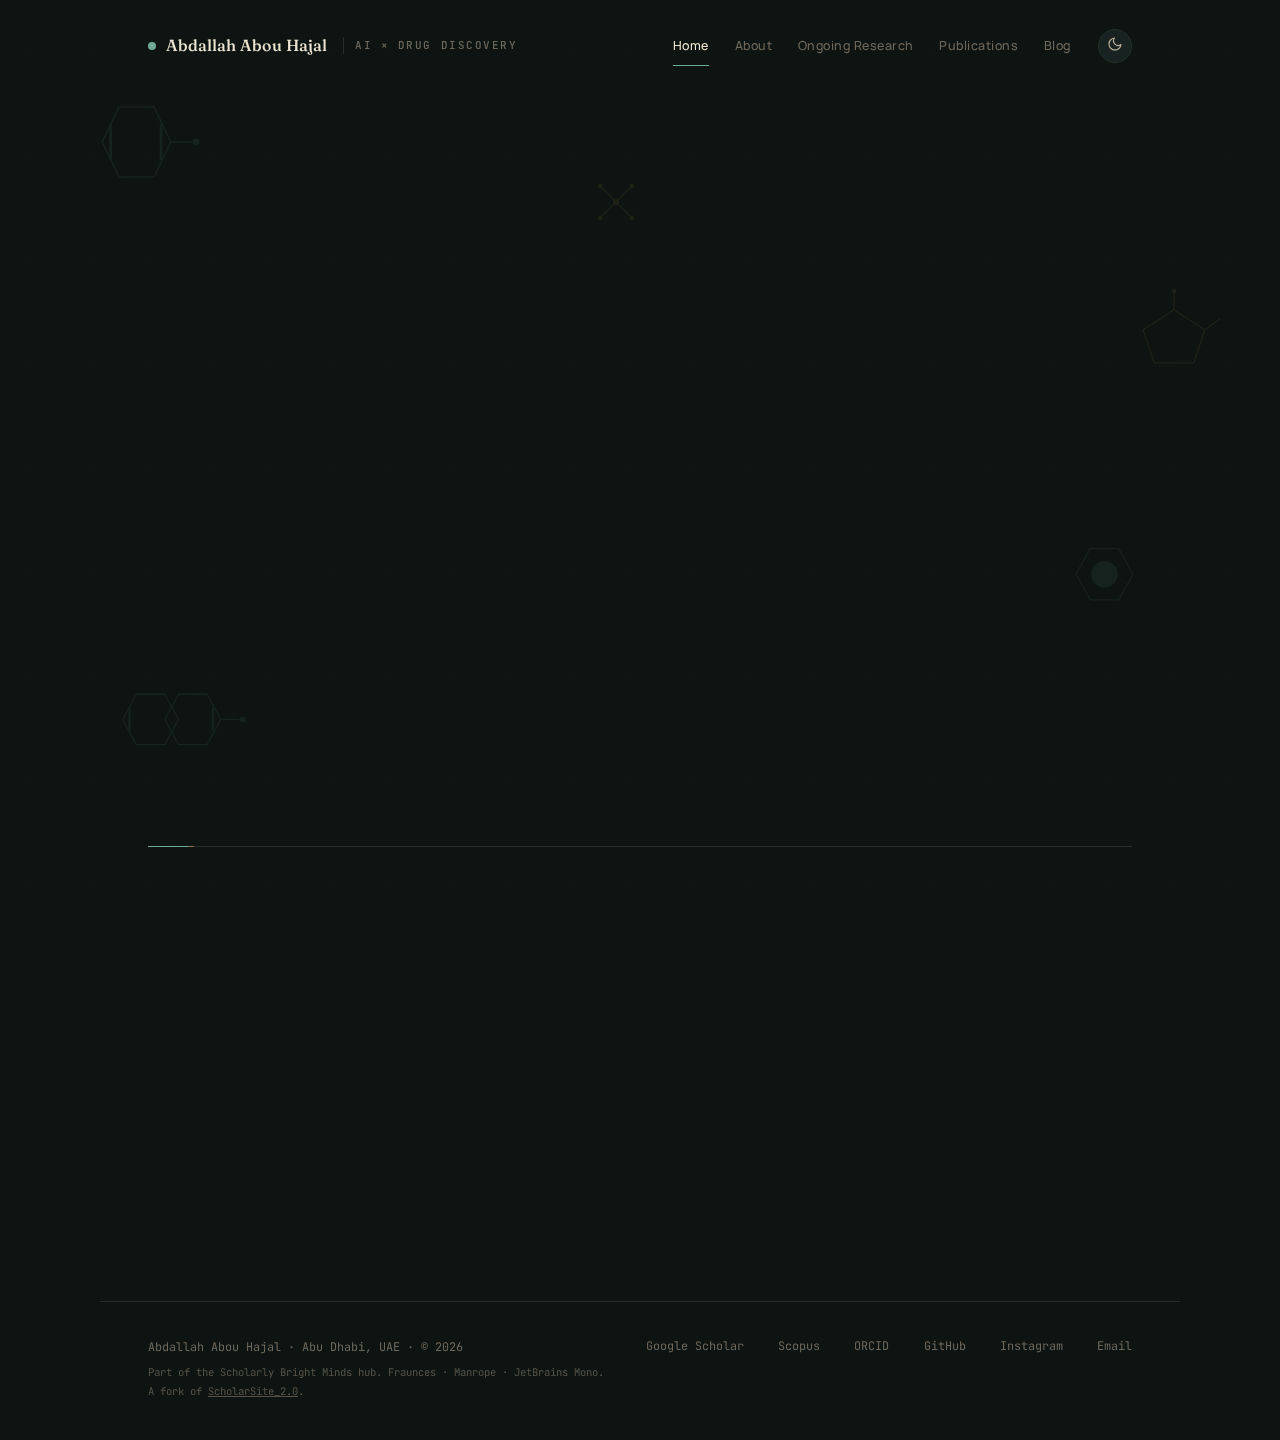
<file: index.html>
<!DOCTYPE html>
<html lang="en">
<head>
<meta charset="UTF-8">
<meta name="viewport" content="width=device-width, initial-scale=1.0">
<meta name="description" content="Abdallah Abou Hajal · AI for Drug Discovery · Researcher &amp; Data Analyst">
<title>Abdallah Abou Hajal · AI for Drug Discovery</title>

<link rel="icon" href="images/profile.png" type="image/png">
<link rel="apple-touch-icon" href="images/profile.png">

<!-- Fonts -->
<link rel="preconnect" href="https://fonts.googleapis.com">
<link rel="preconnect" href="https://fonts.gstatic.com" crossorigin>
<link href="https://fonts.googleapis.com/css2?family=Fraunces:ital,opsz,wght@0,9..144,300;0,9..144,400;0,9..144,500;0,9..144,600;1,9..144,300;1,9..144,400&family=Manrope:wght@300;400;500;600&family=JetBrains+Mono:wght@300;400;500&display=swap" rel="stylesheet">

<!-- Theme config (must load BEFORE styles so CSS vars are set) -->
<script src="theme.config.js"></script>

<!-- Styles -->
<link rel="stylesheet" href="styles.css">

<style>
    /* ── home-specific polish only ── */
    .home-pillars {
        display: grid;
        grid-template-columns: repeat(3, 1fr);
        gap: 1rem;
        margin-top: 2rem;
    }
    .hp-card {
        background: var(--card);
        border: 1px solid var(--border);
        border-radius: var(--radius);
        padding: 1.4rem 1.3rem;
        transition: all .3s var(--ease);
    }
    .hp-card:hover {
        transform: translateY(-2px);
        border-color: var(--accent);
        box-shadow: var(--shadow-card);
    }
    .hp-icon {
        width: 34px; height: 34px;
        border-radius: 8px;
        background: var(--accent-bg);
        display: grid;
        place-items: center;
        color: var(--accent);
        margin-bottom: 0.9rem;
    }
    .hp-icon svg { width: 18px; height: 18px; }
    .hp-title {
        font-family: var(--display);
        font-size: 1rem;
        font-weight: 500;
        margin-bottom: 0.35rem;
        color: var(--text);
    }
    .hp-desc {
        font-size: 0.82rem;
        color: var(--text-soft);
        line-height: 1.5;
    }
    @media (max-width: 760px) {
        .home-pillars { grid-template-columns: 1fr; }
    }
</style>
</head>
<body>

<!-- ═══ MOLECULAR BACKGROUND (subtle) ═══ -->
<div class="mol-bg" aria-hidden="true">
    <svg class="mol-1" viewBox="0 0 100 100">
        <polygon points="30,25 55,25 67,50 55,75 30,75 18,50"/>
        <line x1="67" y1="50" x2="82" y2="50"/>
        <circle cx="85" cy="50" r="2.5"/>
        <line x1="24" y1="37" x2="24" y2="63" stroke-width="2"/>
        <line x1="60" y1="37" x2="60" y2="63" stroke-width="2"/>
    </svg>
    <svg class="mol-2 amber" viewBox="0 0 100 100">
        <polygon points="50,20 78,38 68,68 32,68 22,38"/>
        <line x1="50" y1="20" x2="50" y2="5"/>
        <circle cx="50" cy="3" r="2"/>
        <line x1="78" y1="38" x2="92" y2="28"/>
    </svg>
    <svg class="mol-3" viewBox="0 0 140 100">
        <polygon points="30,30 55,30 67,52 55,74 30,74 18,52"/>
        <polygon points="67,30 92,30 104,52 92,74 67,74 55,52"/>
        <line x1="104" y1="52" x2="120" y2="52"/>
        <circle cx="123" cy="52" r="2.5"/>
        <line x1="24" y1="42" x2="24" y2="62" stroke-width="2"/>
        <line x1="97" y1="42" x2="97" y2="62" stroke-width="2"/>
    </svg>
    <svg class="mol-4" viewBox="0 0 100 100">
        <polygon points="35,28 65,28 80,55 65,82 35,82 20,55"/>
        <circle cx="50" cy="55" r="14" fill="none" stroke-dasharray="2 3"/>
    </svg>
    <svg class="mol-5 amber" viewBox="0 0 100 100">
        <line x1="50" y1="50" x2="30" y2="30" stroke-width="1.5"/>
        <line x1="50" y1="50" x2="70" y2="30" stroke-width="1.5"/>
        <line x1="50" y1="50" x2="30" y2="70" stroke-width="1.5"/>
        <line x1="50" y1="50" x2="70" y2="70" stroke-width="1.5"/>
        <circle cx="30" cy="30" r="3"/>
        <circle cx="70" cy="30" r="3"/>
        <circle cx="30" cy="70" r="3"/>
        <circle cx="70" cy="70" r="3"/>
        <circle cx="50" cy="50" r="4"/>
    </svg>
</div>

<!-- Nav rendered by scripts.js based on config -->
<nav class="nav" data-page="home"></nav>

<main>
    <!-- ═══ HERO ═══ -->
    <section class="hero">
        <div class="hero-text">
            <span class="hero-status">
                <span class="live-dot"></span>
                <span data-bind="statusText">Currently · exploring</span>
            </span>
            <h1 data-bind="heading"></h1>
            <p class="hero-tagline" data-bind="tagline"></p>
            <p class="hero-bio" data-bind="bio"></p>
            <div class="chips" data-bind="chips"></div>
            <div class="social-links" data-bind="social"></div>
        </div>
        <div class="hero-image">
            <img data-bind="photo" alt="Profile">
        </div>
    </section>

    <hr class="rule">

    <!-- ═══ RESEARCH PILLARS PREVIEW ═══ -->
    <section class="reveal">
        <p class="sec-kicker">Research</p>
        <h2 class="sec-title">What I <em>work on</em>.</h2>
        <div class="home-pillars" data-bind="pillars"></div>
    </section>
</main>

<footer data-bind="footer"></footer>

<script src="scripts.js"></script>
</body>
</html>
</file>
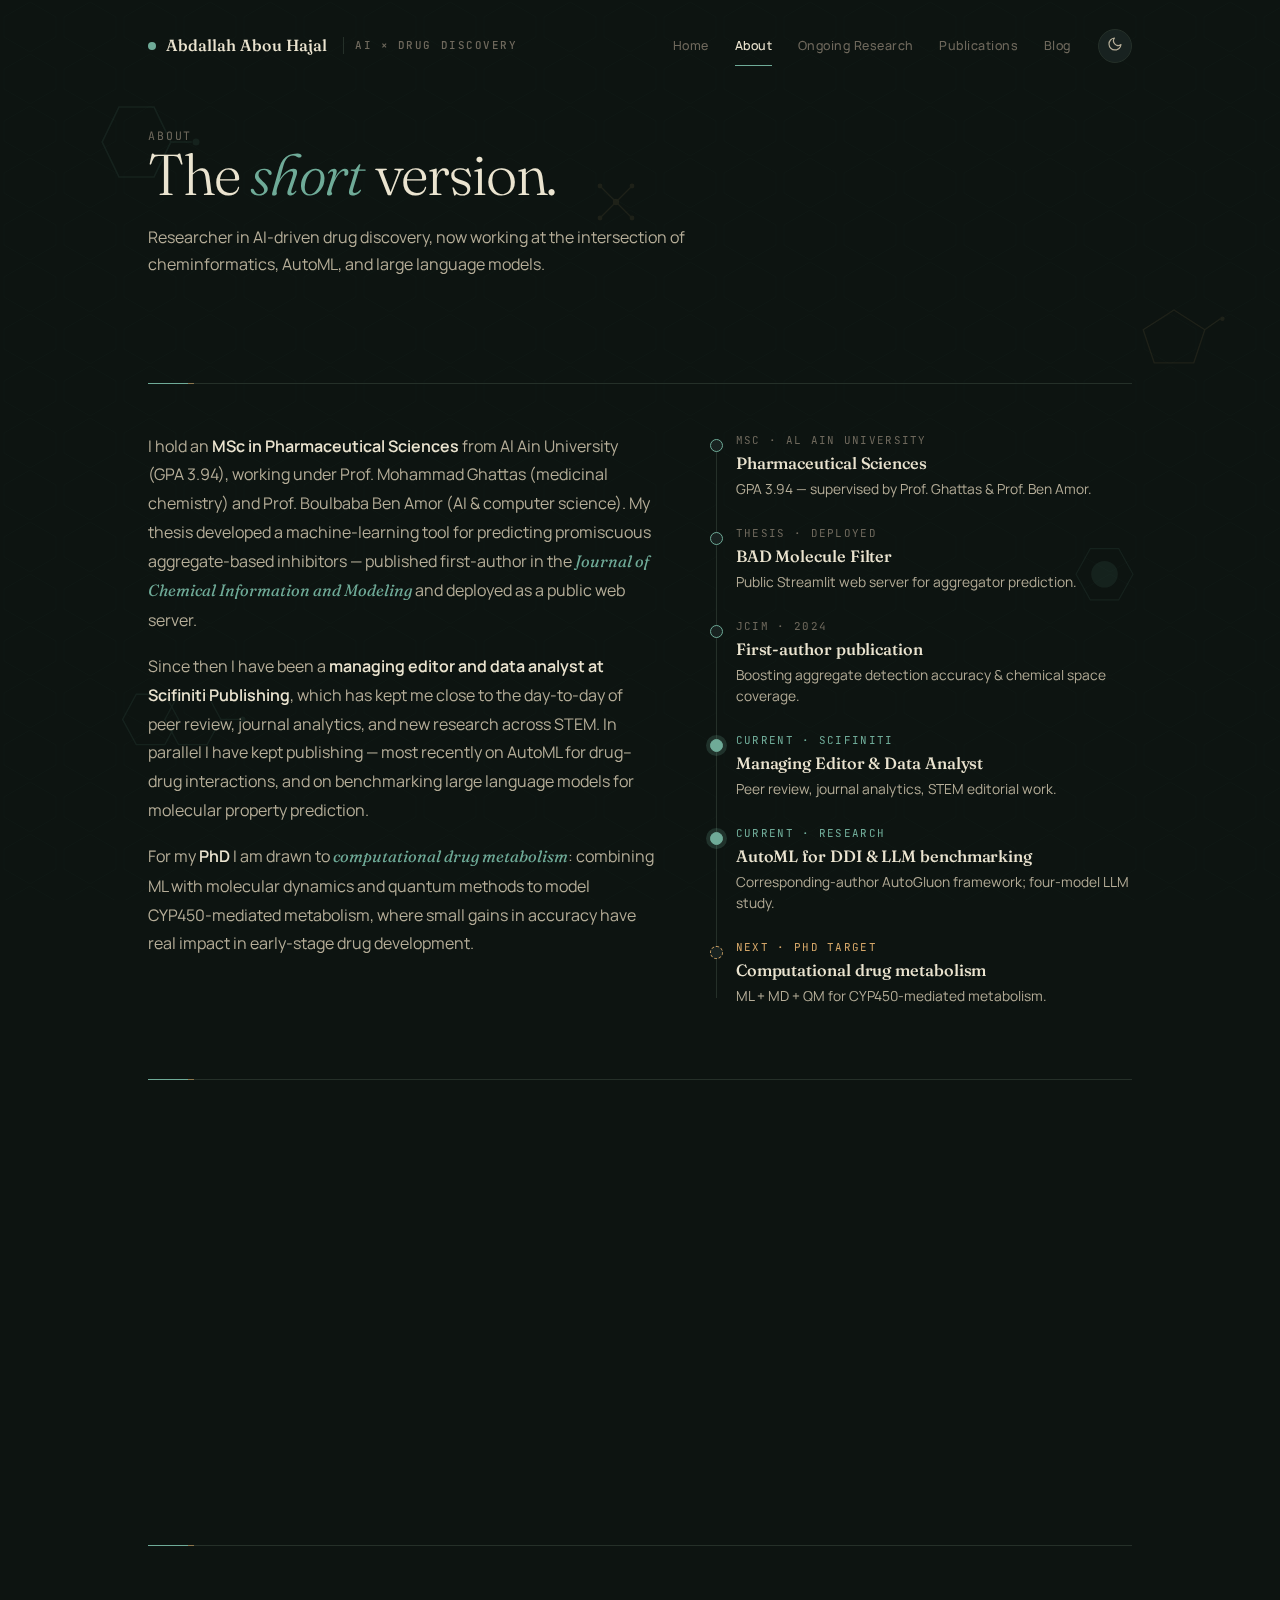
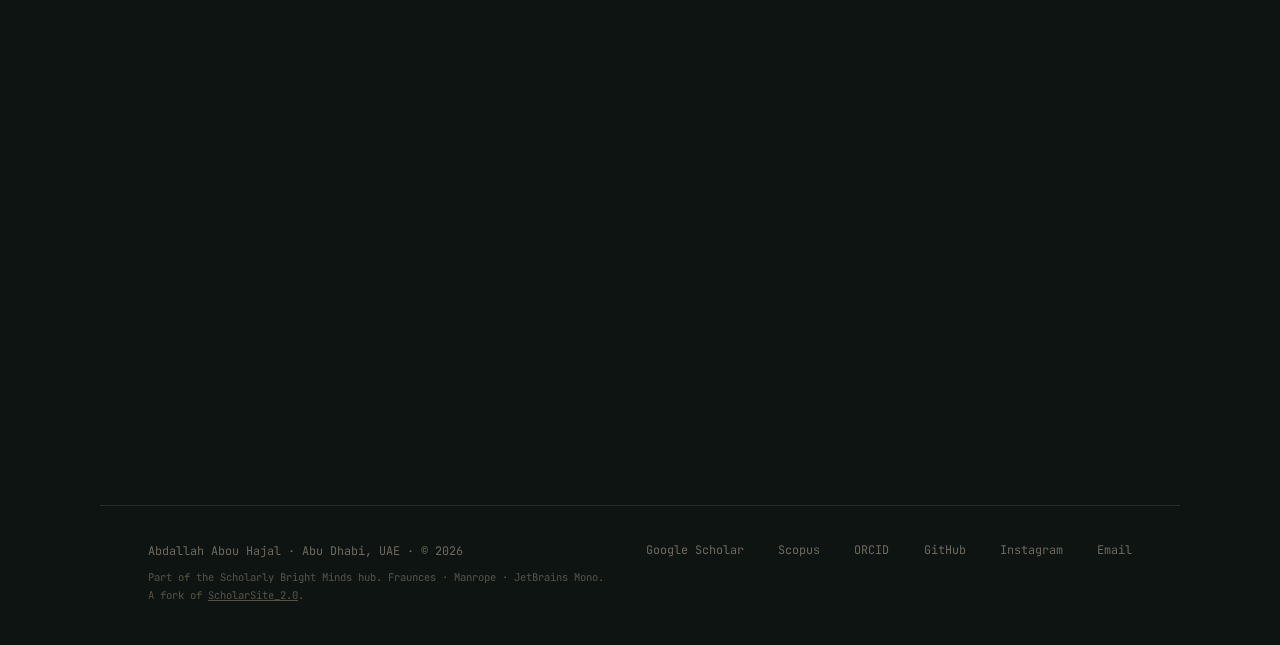
<file: about.html>
<!DOCTYPE html>
<html lang="en">
<head>
<meta charset="UTF-8">
<meta name="viewport" content="width=device-width, initial-scale=1.0">
<meta name="description" content="About Abdallah Abou Hajal — MSc Pharmaceutical Sciences (Al Ain University, GPA 3.94). Researcher at the intersection of cheminformatics, AutoML, and large language models for drug discovery. Career timeline, research pillars, awards including First Place at the Insilico Medicine BindHack Hackathon.">
<meta name="author" content="Abdallah Abou Hajal">
<meta name="keywords" content="Abdallah Abou Hajal about, AI drug discovery researcher, cheminformatics, MSc Pharmaceutical Sciences, Al Ain University, Scifiniti, BindHack Hackathon, Abu Dhabi researcher">
<meta name="theme-color" content="#0d1411" media="(prefers-color-scheme: dark)">
<meta name="theme-color" content="#f7f3e8" media="(prefers-color-scheme: light)">
<meta name="robots" content="index, follow, max-image-preview:large, max-snippet:-1">
<title>About — Abdallah Abou Hajal · Researcher in AI for Drug Discovery</title>

<link rel="canonical" href="https://scholarlybrightminds.github.io/abdallahabouhajal/about.html">

<meta property="og:type" content="profile">
<meta property="og:title" content="About Abdallah Abou Hajal — Career, Research Pillars, Awards">
<meta property="og:description" content="MSc Pharmaceutical Sciences. Career as Managing Editor → Data Analyst at Scifiniti, ML research from BSc through to active PhD search. Three research pillars: Cheminformatics, ML & AutoML, LLMs for Science.">
<meta property="og:image" content="https://scholarlybrightminds.github.io/abdallahabouhajal/images/profile.png">
<meta property="og:url" content="https://scholarlybrightminds.github.io/abdallahabouhajal/about.html">
<meta property="og:site_name" content="Scholarly Bright Minds — Abdallah Abou Hajal">
<meta property="og:locale" content="en_US">

<meta name="twitter:card" content="summary_large_image">
<meta name="twitter:title" content="About Abdallah Abou Hajal — Researcher in AI for Drug Discovery">
<meta name="twitter:description" content="MSc Pharmaceutical Sciences. Cheminformatics, AutoML, and LLMs for drug discovery. Currently at Scifiniti Publishing in Abu Dhabi.">
<meta name="twitter:image" content="https://scholarlybrightminds.github.io/abdallahabouhajal/images/profile.png">

<link rel="sitemap" type="application/xml" href="/abdallahabouhajal/sitemap.xml">

<link rel="icon" href="images/profile.png" type="image/png">
<link rel="apple-touch-icon" href="images/profile.png">

<link rel="preconnect" href="https://fonts.googleapis.com">
<link rel="preconnect" href="https://fonts.gstatic.com" crossorigin>
<link href="https://fonts.googleapis.com/css2?family=Fraunces:ital,opsz,wght@0,9..144,300;0,9..144,400;0,9..144,500;0,9..144,600;1,9..144,300;1,9..144,400&family=Manrope:wght@300;400;500;600&family=JetBrains+Mono:wght@300;400;500&display=swap" rel="stylesheet">

<!-- Schema.org: AboutPage referencing the Person entity defined on index.html.
     Including the full Person inline as well so this page stands alone in
     search results without needing index.html context. -->
<script type="application/ld+json">
{
  "@context": "https://schema.org",
  "@type": "AboutPage",
  "url": "https://scholarlybrightminds.github.io/abdallahabouhajal/about.html",
  "name": "About — Abdallah Abou Hajal",
  "isPartOf": {
    "@type": "WebSite",
    "url": "https://scholarlybrightminds.github.io/abdallahabouhajal/",
    "name": "Abdallah Abou Hajal — AI for Drug Discovery"
  },
  "mainEntity": {
    "@type": "Person",
    "@id": "https://scholarlybrightminds.github.io/abdallahabouhajal/#person",
    "name": "Abdallah Abou Hajal",
    "alternateName": ["Abdallah F. Abou Hajal", "Abdallah Abouhajal"],
    "jobTitle": "Data Analyst & AI Automation Lead",
    "worksFor": {
      "@type": "Organization",
      "name": "Scifiniti Publishing",
      "url": "https://scifiniti.com"
    },
    "alumniOf": {
      "@type": "CollegeOrUniversity",
      "name": "Al Ain University",
      "url": "https://aau.ac.ae",
      "department": "College of Pharmacy"
    },
    "address": {
      "@type": "PostalAddress",
      "addressLocality": "Abu Dhabi",
      "addressCountry": "AE"
    },
    "image": "https://scholarlybrightminds.github.io/abdallahabouhajal/images/profile.png",
    "url": "https://scholarlybrightminds.github.io/abdallahabouhajal/",
    "sameAs": [
      "https://scholar.google.com/citations?user=1I8SvsQAAAAJ&hl=en",
      "https://orcid.org/0009-0006-1807-2178",
      "https://www.linkedin.com/in/abdallah-abou-hajal/",
      "https://www.researchgate.net/profile/Abdallah_Abou_Hajal",
      "https://github.com/AbdallahAbouHajal"
    ],
    "award": [
      "First Place, BindHack Hackathon — Insilico Medicine, Masdar City, 2025",
      "Three Minute Thesis Second Place, 2nd AAU Health and Biomedical Postgraduate Symposium, 2024",
      "Best Quality Poster First Place, 1st International Conference on Pharmacy and Biomedical Sciences, Al Ain University, 2023"
    ],
    "description": "AI × Drug Discovery researcher with an MSc in Pharmaceutical Sciences from Al Ain University. Research at the intersection of cheminformatics, AutoML, and large language models."
  }
}
</script>

<script src="theme.config.js"></script>
<link rel="stylesheet" href="styles.css">
<link rel="stylesheet" href="about.css">
</head>
<body>

<!-- Molecular background -->
<div class="mol-bg" aria-hidden="true">
    <svg class="mol-1" viewBox="0 0 100 100"><polygon points="30,25 55,25 67,50 55,75 30,75 18,50"/><line x1="67" y1="50" x2="82" y2="50"/><circle cx="85" cy="50" r="2.5"/></svg>
    <svg class="mol-2 amber" viewBox="0 0 100 100"><polygon points="50,20 78,38 68,68 32,68 22,38"/><line x1="78" y1="38" x2="92" y2="28"/><circle cx="94" cy="28" r="2"/></svg>
    <svg class="mol-3" viewBox="0 0 140 100"><polygon points="30,30 55,30 67,52 55,74 30,74 18,52"/><polygon points="67,30 92,30 104,52 92,74 67,74 55,52"/><line x1="104" y1="52" x2="120" y2="52"/><circle cx="123" cy="52" r="2.5"/></svg>
    <svg class="mol-4" viewBox="0 0 100 100"><polygon points="35,28 65,28 80,55 65,82 35,82 20,55"/><circle cx="50" cy="55" r="14" fill="none" stroke-dasharray="2 3"/></svg>
    <svg class="mol-5 amber" viewBox="0 0 100 100"><line x1="50" y1="50" x2="30" y2="30" stroke-width="1.5"/><line x1="50" y1="50" x2="70" y2="30" stroke-width="1.5"/><line x1="50" y1="50" x2="30" y2="70" stroke-width="1.5"/><line x1="50" y1="50" x2="70" y2="70" stroke-width="1.5"/><circle cx="30" cy="30" r="3"/><circle cx="70" cy="30" r="3"/><circle cx="30" cy="70" r="3"/><circle cx="70" cy="70" r="3"/><circle cx="50" cy="50" r="4"/></svg>
</div>

<nav class="nav" data-page="about"></nav>

<main>

    <section class="sub-hero">
        <p class="sub-meta">About</p>
        <h1>The <em>short</em> version.</h1>
        <p class="sub-lede" data-bind="aboutLede"></p>
    </section>

    <hr class="rule">

    <!-- ═══ NARRATIVE + TIMELINE ═══ -->
    <section class="about-grid reveal">
        <div class="about-text" data-bind="aboutParagraphs"></div>
        <div class="timeline" data-bind="timeline" aria-label="Career timeline"></div>
    </section>

    <hr class="rule">

    <!-- ═══ RESEARCH PILLARS ═══ -->
    <section class="reveal">
        <p class="sec-kicker">Research</p>
        <h2 class="sec-title">Three <em>pillars</em>.</h2>
        <div class="pillars-grid" data-bind="aboutPillars"></div>
    </section>

    <hr class="rule">

    <!-- ═══ AWARDS ═══ -->
    <section class="reveal">
        <p class="sec-kicker">Recognition</p>
        <h2 class="sec-title">Awards &amp; <em>honours</em>.</h2>
        <ul class="awards-list" data-bind="awards"></ul>
    </section>

</main>

<footer data-bind="footer"></footer>

<script src="scripts.js"></script>
</body>
</html>
</file>
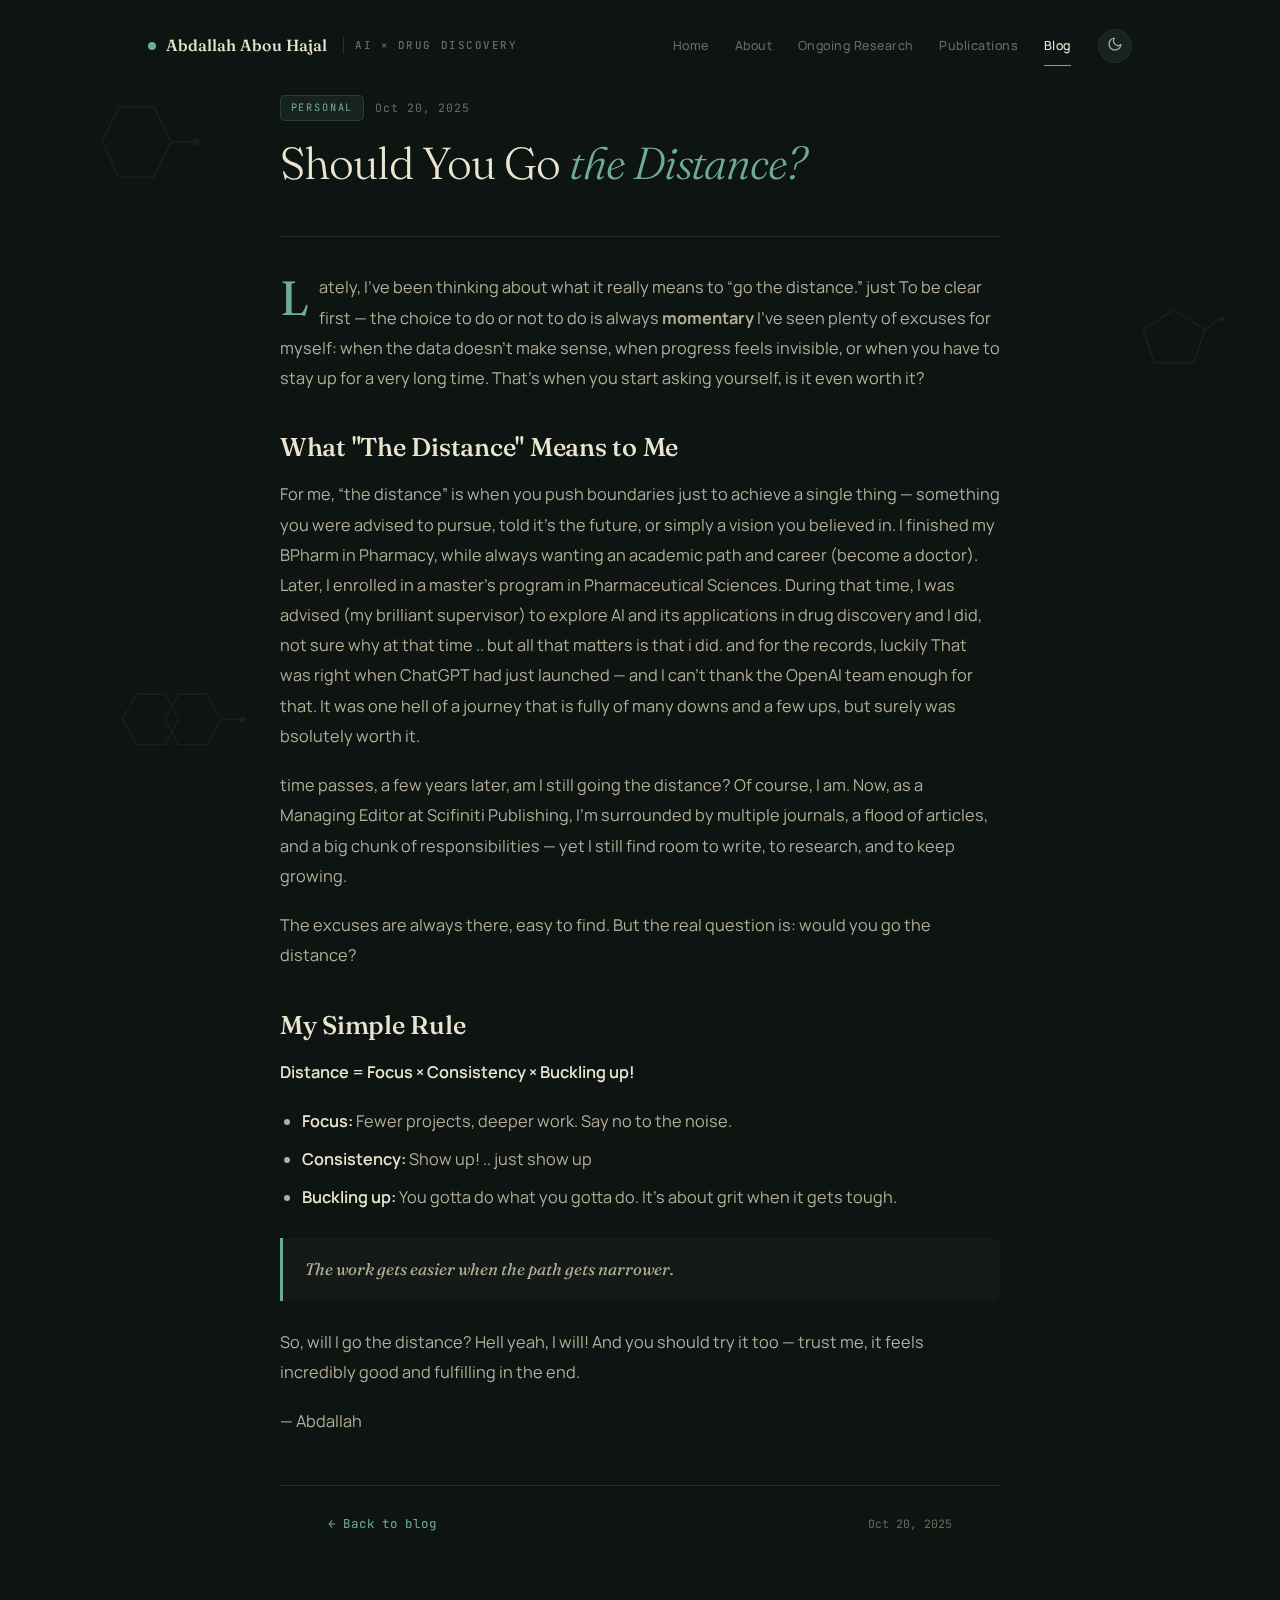
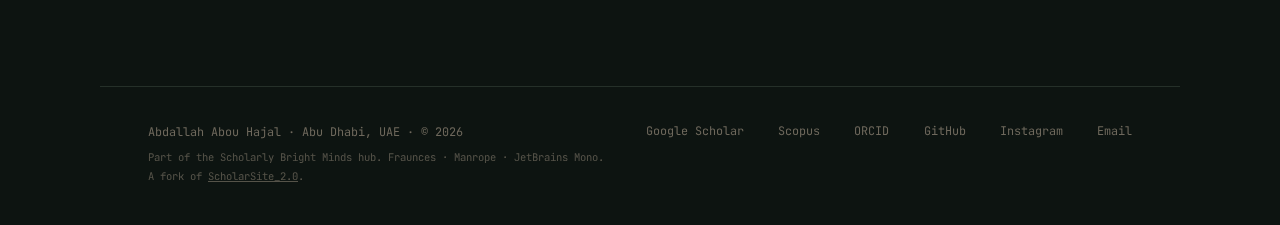
<file: blog-post-1.html>
<!DOCTYPE html>
<html lang="en">
<head>
<meta charset="UTF-8">
<meta name="viewport" content="width=device-width, initial-scale=1.0">
<meta name="description" content="Should You Go the Distance? — a blog post by Abdallah Abou Hajal.">
<title>Should You Go the Distance? · Blog</title>

<link rel="icon" href="images/profile.png" type="image/png">
<link rel="apple-touch-icon" href="images/profile.png">

<link rel="preconnect" href="https://fonts.googleapis.com">
<link rel="preconnect" href="https://fonts.gstatic.com" crossorigin>
<link href="https://fonts.googleapis.com/css2?family=Fraunces:ital,opsz,wght@0,9..144,300;0,9..144,400;0,9..144,500;0,9..144,600;1,9..144,300;1,9..144,400&family=Manrope:wght@300;400;500;600&family=JetBrains+Mono:wght@300;400;500&display=swap" rel="stylesheet">

<script src="theme.config.js"></script>
<link rel="stylesheet" href="styles.css">
<link rel="stylesheet" href="blog.css">
</head>
<body>

<div class="mol-bg" aria-hidden="true">
    <svg class="mol-1" viewBox="0 0 100 100"><polygon points="30,25 55,25 67,50 55,75 30,75 18,50"/><line x1="67" y1="50" x2="82" y2="50"/><circle cx="85" cy="50" r="2.5"/></svg>
    <svg class="mol-2 amber" viewBox="0 0 100 100"><polygon points="50,20 78,38 68,68 32,68 22,38"/><line x1="78" y1="38" x2="92" y2="28"/><circle cx="94" cy="28" r="2"/></svg>
    <svg class="mol-3" viewBox="0 0 140 100"><polygon points="30,30 55,30 67,52 55,74 30,74 18,52"/><polygon points="67,30 92,30 104,52 92,74 67,74 55,52"/><line x1="104" y1="52" x2="120" y2="52"/><circle cx="123" cy="52" r="2.5"/></svg>
</div>

<nav class="nav" data-page="blog"></nav>

<main>
    <article class="post-article">

        <header class="post-header">
            <div class="post-meta">
                <span class="post-tag">Personal</span>
                <span class="post-date">Oct 20, 2025</span>
            </div>
            <h1 class="post-title">Should You Go <em>the Distance?</em></h1>
        </header>

        <div class="post-body">
        <p> Lately, I’ve been thinking about what it really means to “go the distance.” just To be clear first — the choice to do or not to do is always <b>momentary</b> I’ve seen plenty of excuses for myself: when the data doesn’t make sense, when progress feels invisible, or when you have to stay up for a very long time. That’s when you start asking yourself, is it even worth it? </p>
        <h2>What "The Distance" Means to Me</h2>
        <p> For me, “the distance” is when you push boundaries just to achieve a single thing — something you were advised to pursue, told it’s the future, or simply a vision you believed in. I finished my BPharm in Pharmacy, while always wanting an academic path and career (become a doctor). Later, I enrolled in a master’s program in Pharmaceutical Sciences. During that time, I was advised (my brilliant supervisor) to explore AI and its applications in drug discovery and I did, not sure why at that time .. but all that matters is that i did. and for the records, luckily That was right when ChatGPT had just launched — and I can’t thank the OpenAI team enough for that. It was one hell of a journey that is fully of many downs and a few ups, but surely was bsolutely worth it.</p>
        <p> time passes, a few years later, am I still going the distance? Of course, I am. Now, as a Managing Editor at Scifiniti Publishing, I’m surrounded by multiple journals, a flood of articles, and a big chunk of responsibilities — yet I still find room to write, to research, and to keep growing. </p>
        <p> The excuses are always there, easy to find. But the real question is: would you go the distance? </p>
        <h2>My Simple Rule</h2>
        <p>
        <strong>Distance = Focus × Consistency × Buckling up!</strong>
        </p>
        <ul>
        <li>
        <strong>Focus:</strong> Fewer projects, deeper work. Say no to the noise.</li>
        <li>
        <strong>Consistency:</strong> Show up! .. just show up </li>
        <li>
        <strong>Buckling up:</strong> You gotta do what you gotta do. It’s about grit when it gets tough.</li>
        </ul>
        <blockquote> The work gets easier when the path gets narrower. </blockquote>
        <p> So, will I go the distance? Hell yeah, I will! And you should try it too — trust me, it feels incredibly good and fulfilling in the end. </p>
        <p>— Abdallah</p>
        </div>

        <footer class="post-footer">
            <a class="post-back" href="blog.html">← Back to blog</a>
            <span class="post-date" style="color: var(--muted); font-family: var(--mono); font-size: 0.72rem;">Oct 20, 2025</span>
        </footer>

    </article>
</main>

<footer data-bind="footer"></footer>
<script src="scripts.js"></script>
</body>
</html>
</file>
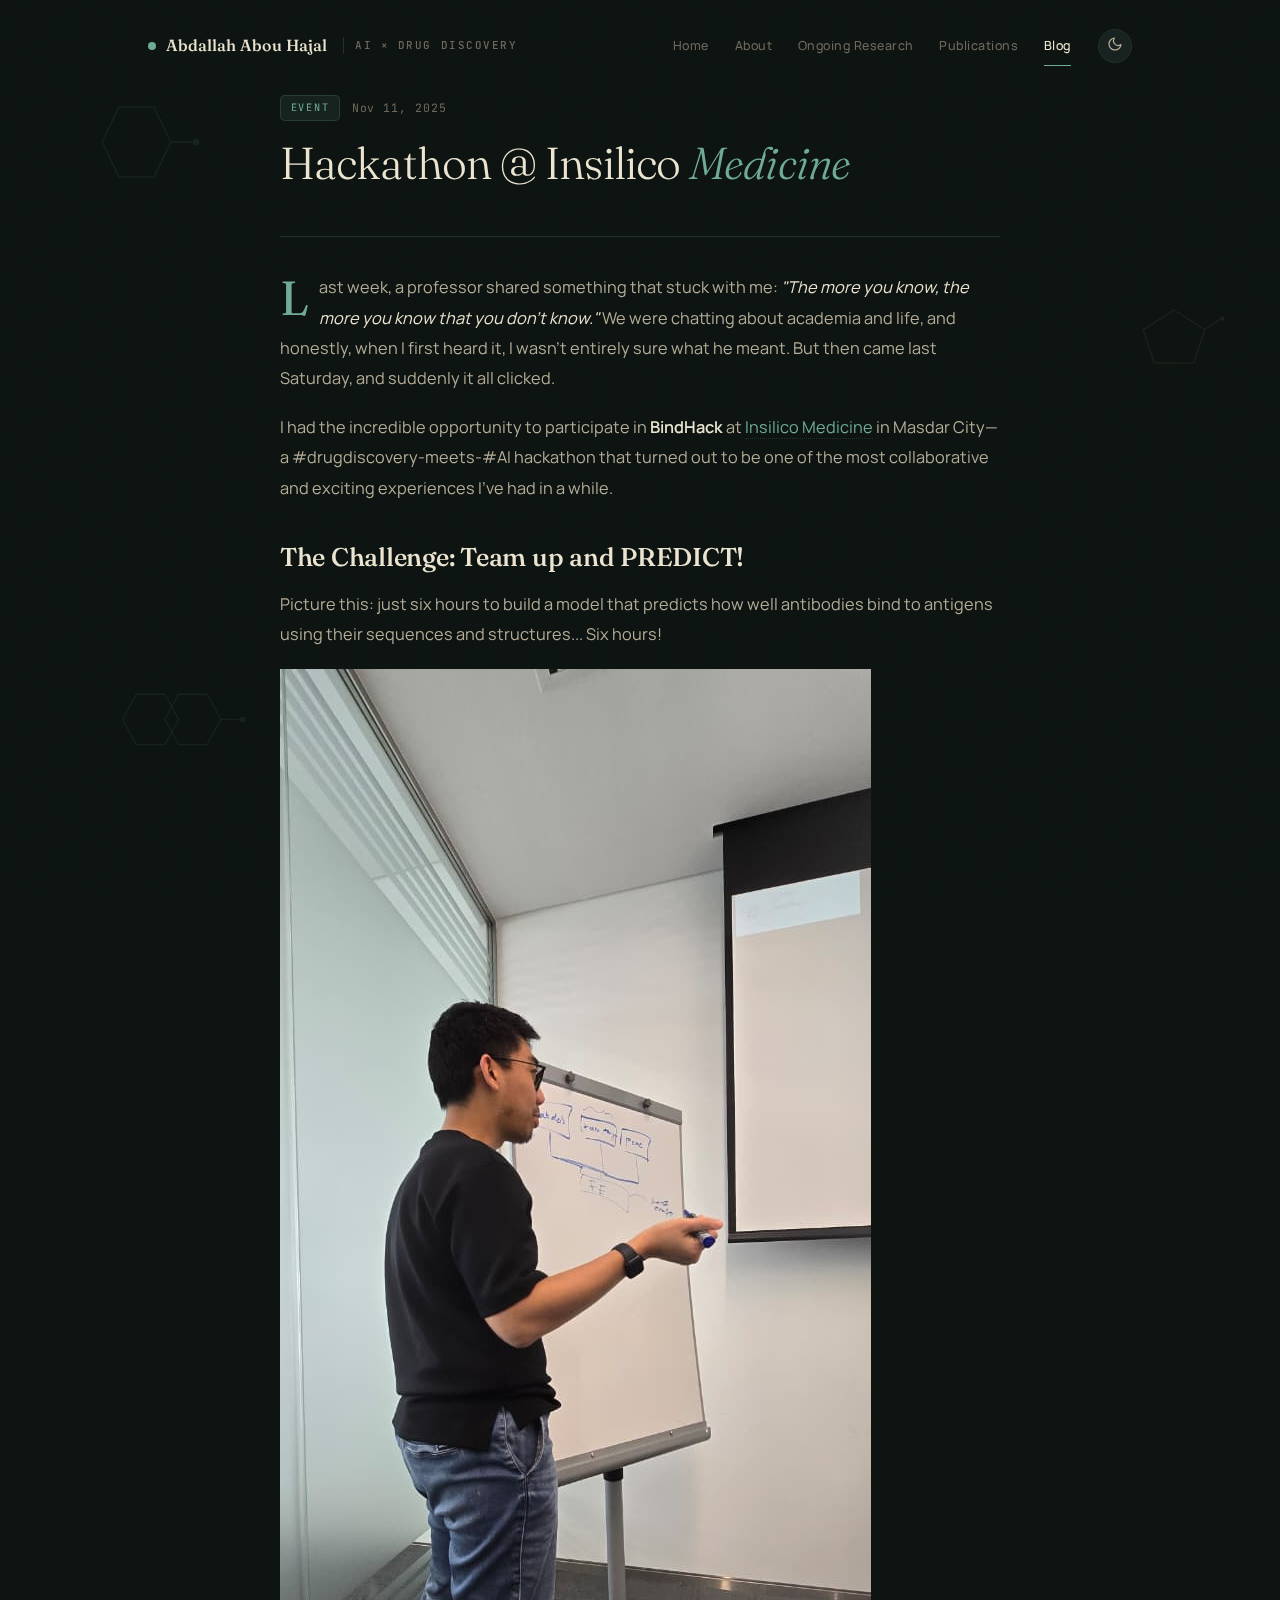
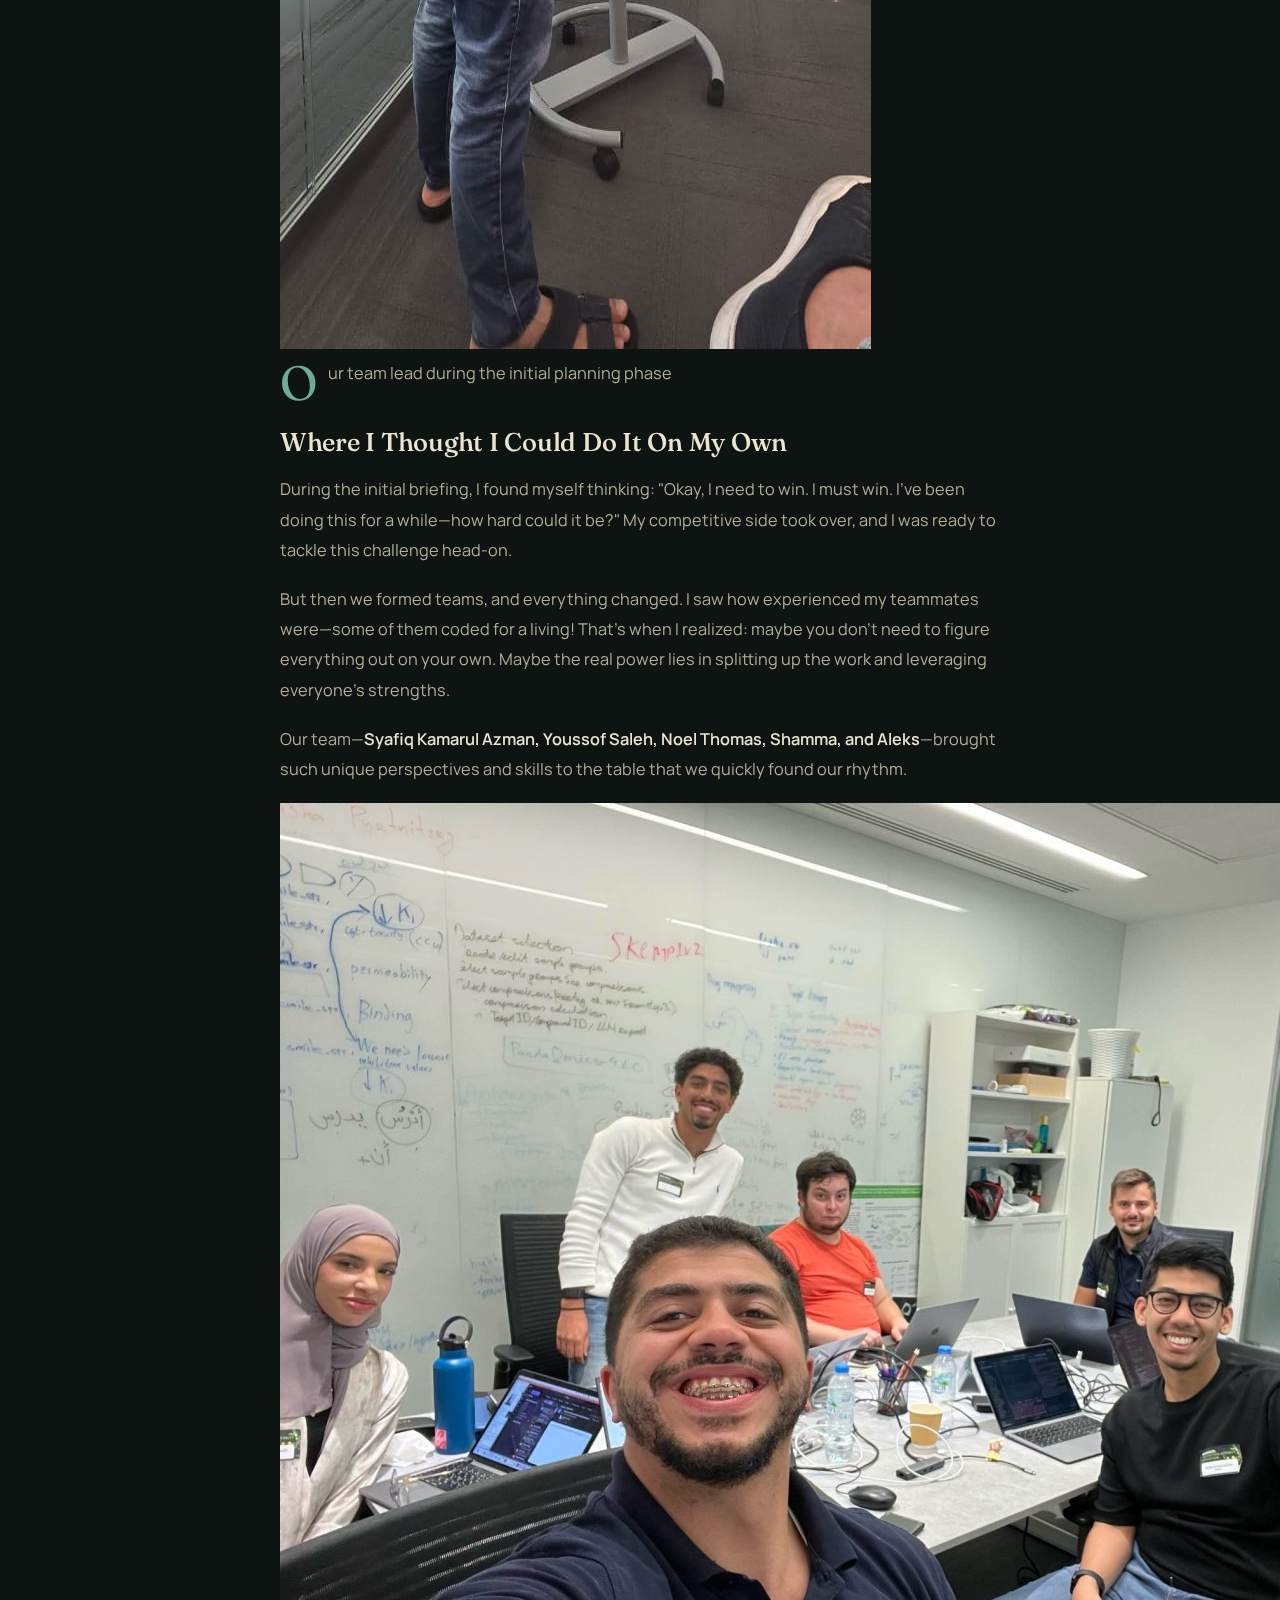
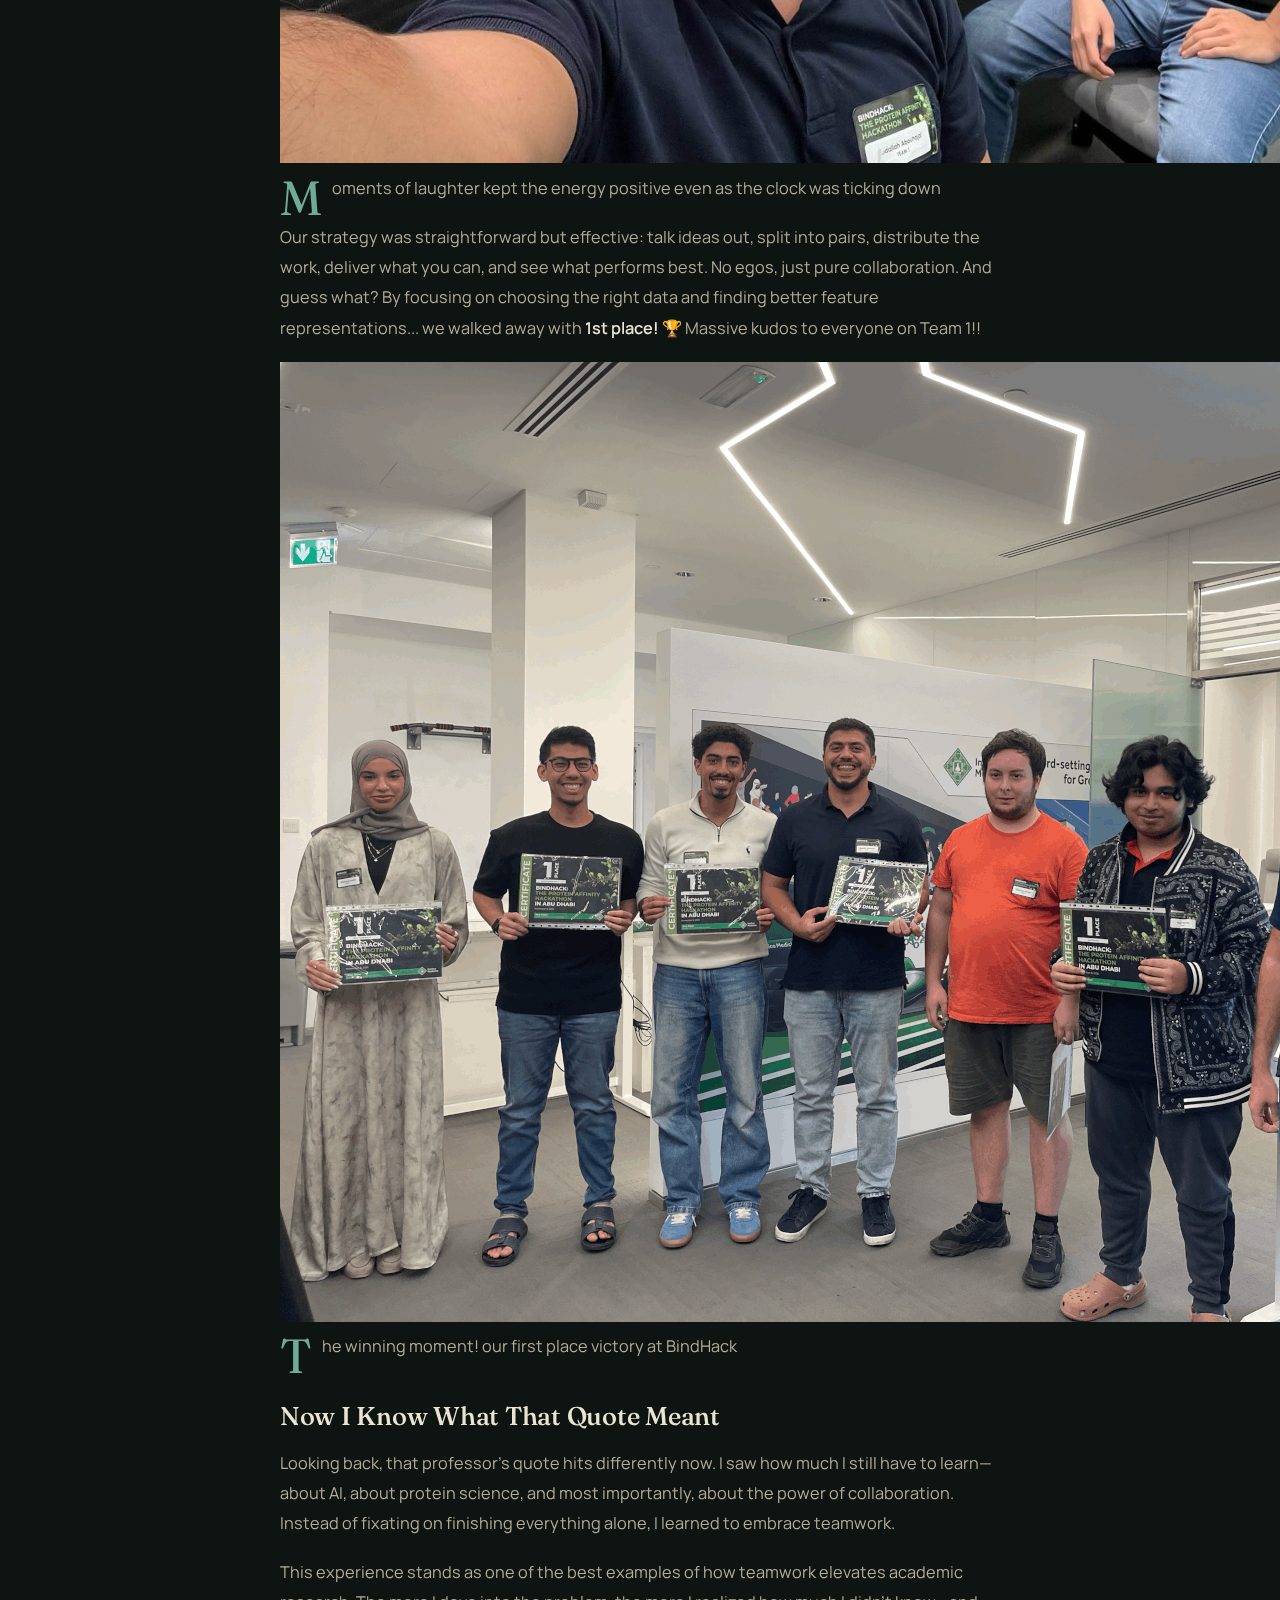
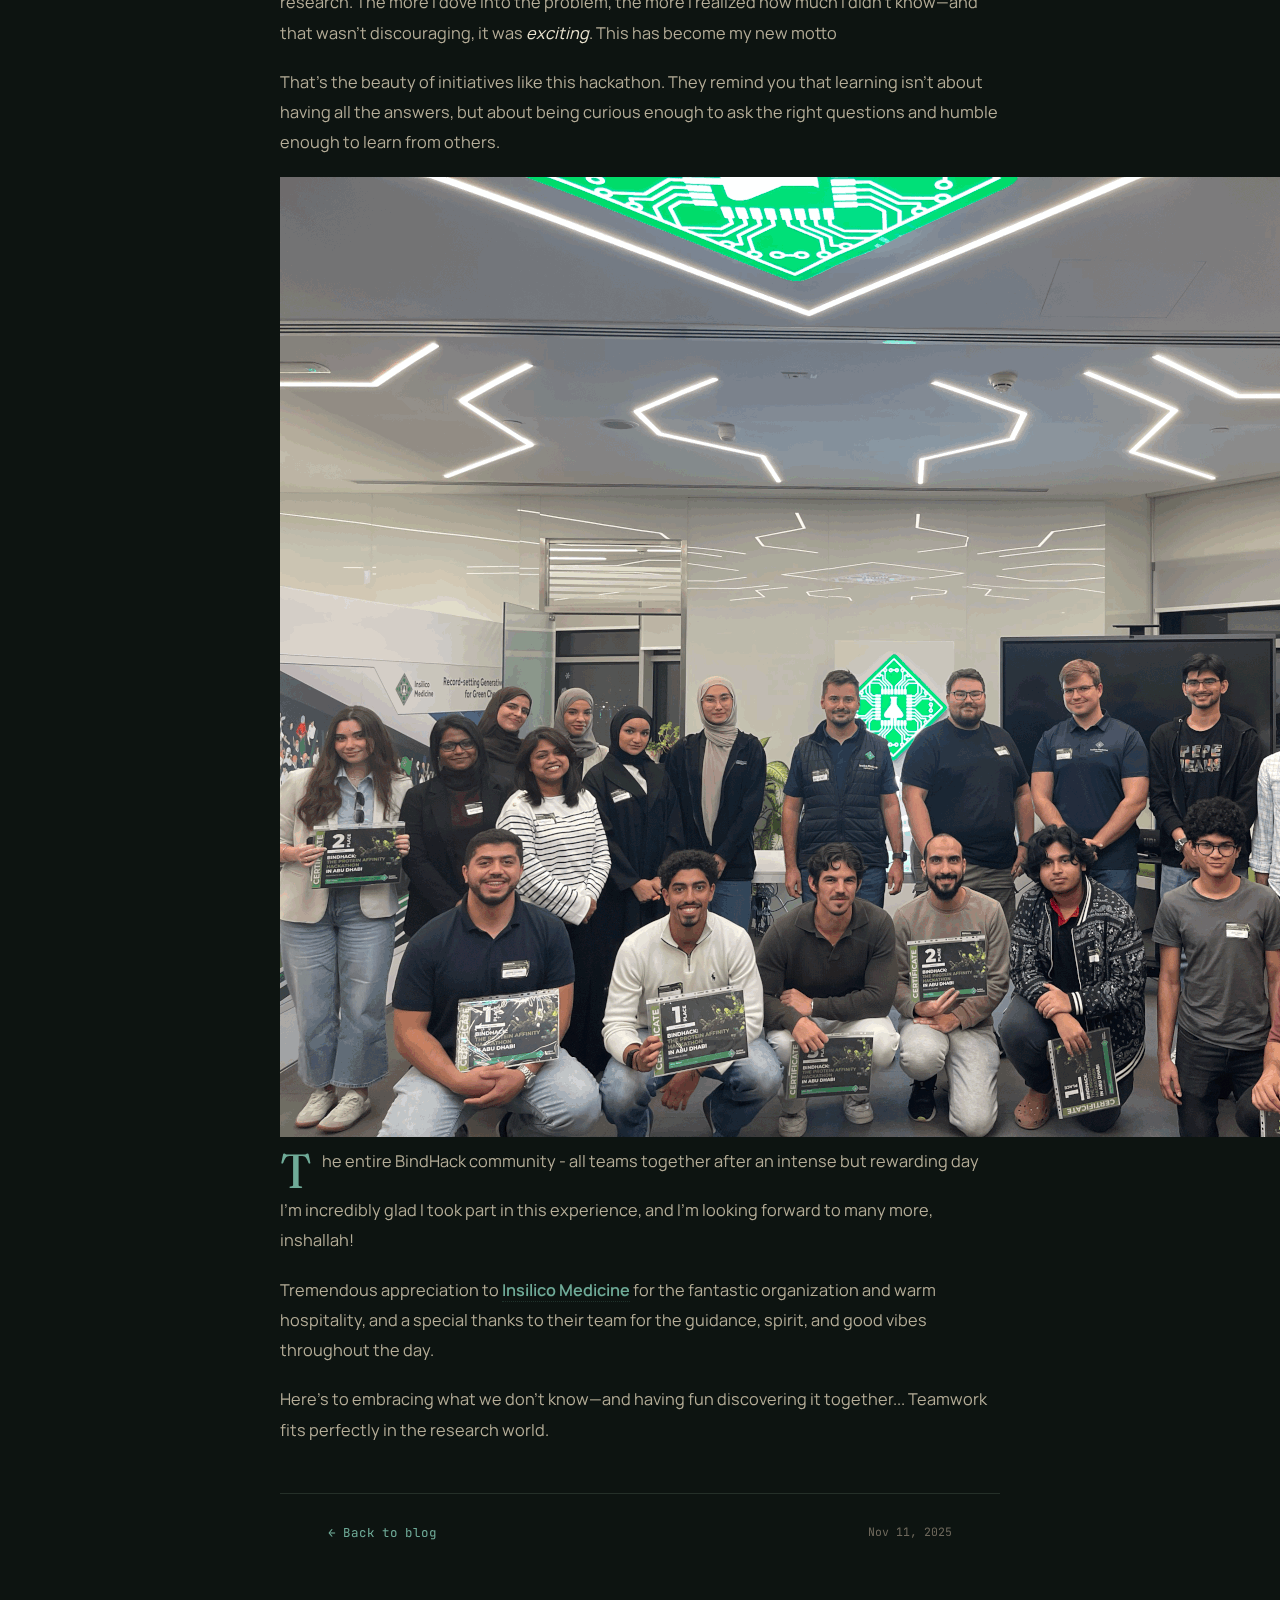
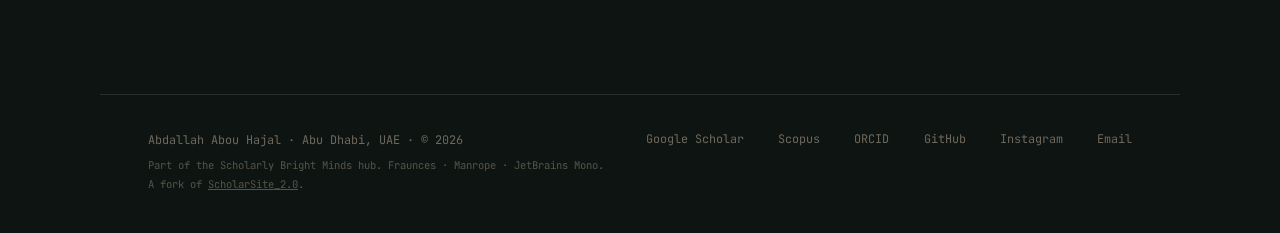
<file: blog-post-3.html>
<!DOCTYPE html>
<html lang="en">
<head>
<meta charset="UTF-8">
<meta name="viewport" content="width=device-width, initial-scale=1.0">
<meta name="description" content="Hackathon @ Insilico Medicine — a blog post by Abdallah Abou Hajal.">
<title>Hackathon @ Insilico Medicine · Blog</title>

<link rel="icon" href="images/profile.png" type="image/png">
<link rel="apple-touch-icon" href="images/profile.png">

<link rel="preconnect" href="https://fonts.googleapis.com">
<link rel="preconnect" href="https://fonts.gstatic.com" crossorigin>
<link href="https://fonts.googleapis.com/css2?family=Fraunces:ital,opsz,wght@0,9..144,300;0,9..144,400;0,9..144,500;0,9..144,600;1,9..144,300;1,9..144,400&family=Manrope:wght@300;400;500;600&family=JetBrains+Mono:wght@300;400;500&display=swap" rel="stylesheet">

<script src="theme.config.js"></script>
<link rel="stylesheet" href="styles.css">
<link rel="stylesheet" href="blog.css">
</head>
<body>

<div class="mol-bg" aria-hidden="true">
    <svg class="mol-1" viewBox="0 0 100 100"><polygon points="30,25 55,25 67,50 55,75 30,75 18,50"/><line x1="67" y1="50" x2="82" y2="50"/><circle cx="85" cy="50" r="2.5"/></svg>
    <svg class="mol-2 amber" viewBox="0 0 100 100"><polygon points="50,20 78,38 68,68 32,68 22,38"/><line x1="78" y1="38" x2="92" y2="28"/><circle cx="94" cy="28" r="2"/></svg>
    <svg class="mol-3" viewBox="0 0 140 100"><polygon points="30,30 55,30 67,52 55,74 30,74 18,52"/><polygon points="67,30 92,30 104,52 92,74 67,74 55,52"/><line x1="104" y1="52" x2="120" y2="52"/><circle cx="123" cy="52" r="2.5"/></svg>
</div>

<nav class="nav" data-page="blog"></nav>

<main>
    <article class="post-article">

        <header class="post-header">
            <div class="post-meta">
                <span class="post-tag">Event</span>
                <span class="post-date">Nov 11, 2025</span>
            </div>
            <h1 class="post-title">Hackathon @ Insilico <em>Medicine</em></h1>
        </header>

        <div class="post-body">
        <p> Last week, a professor shared something that stuck with me: <em>"The more you know, the more you know that you don't know."</em> We were chatting about academia and life, and honestly, when I first heard it, I wasn't entirely sure what he meant. But then came last Saturday, and suddenly it all clicked. </p>
        <p> I had the incredible opportunity to participate in <strong>BindHack</strong> at <a href="https://insilico.com/" target="_blank">Insilico Medicine</a> in Masdar City—a #drugdiscovery-meets-#AI hackathon that turned out to be one of the most collaborative and exciting experiences I've had in a while. </p>
        <h2>The Challenge: Team up and PREDICT!</h2>
        <p> Picture this: just six hours to build a model that predicts how well antibodies bind to antigens using their sequences and structures... Six hours! </p>
        <div class="blog-image">
        <img src="images/teamleadex.png" alt="Our team lead explaining the project approach during BindHack" />
        <p class="image-caption">Our team lead during the initial planning phase</p>
        </div>
        <h2>Where I Thought I Could Do It On My Own</h2>
        <p> During the initial briefing, I found myself thinking: "Okay, I need to win. I must win. I've been doing this for a while—how hard could it be?" My competitive side took over, and I was ready to tackle this challenge head-on. </p>
        <p> But then we formed teams, and everything changed. I saw how experienced my teammates were—some of them coded for a living! That's when I realized: maybe you don't need to figure everything out on your own. Maybe the real power lies in splitting up the work and leveraging everyone's strengths. </p>
        <p> Our team—<strong>Syafiq Kamarul Azman, Youssof Saleh, Noel Thomas, Shamma, and Aleks</strong>—brought such unique perspectives and skills to the table that we quickly found our rhythm. </p>
        <div class="blog-image">
        <img src="images/teamlaugh.png" alt="Our team sharing a laugh during the hackathon" />
        <p class="image-caption">Moments of laughter kept the energy positive even as the clock was ticking down</p>
        </div>
        <p> Our strategy was straightforward but effective: talk ideas out, split into pairs, distribute the work, deliver what you can, and see what performs best. No egos, just pure collaboration. And guess what? By focusing on choosing the right data and finding better feature representations... we walked away with <strong>1st place! 🏆</strong> Massive kudos to everyone on Team 1!! </p>
        <div class="blog-image">
        <img src="images/winning.png" alt="Our team being with the first place victory at BindHack" />
        <p class="image-caption">The winning moment! our first place victory at BindHack</p>
        </div>
        <h2>Now I Know What That Quote Meant</h2>
        <p> Looking back, that professor's quote hits differently now. I saw how much I still have to learn—about AI, about protein science, and most importantly, about the power of collaboration. Instead of fixating on finishing everything alone, I learned to embrace teamwork. </p>
        <p> This experience stands as one of the best examples of how teamwork elevates academic research. The more I dove into the problem, the more I realized how much I didn't know—and that wasn't discouraging, it was <em>exciting</em>. This has become my new motto </p>
        <p> That's the beauty of initiatives like this hackathon. They remind you that learning isn't about having all the answers, but about being curious enough to ask the right questions and humble enough to learn from others. </p>
        <div class="blog-image">
        <img src="images/allteams.png" alt="All BindHack teams together after the competition" />
        <p class="image-caption">The entire BindHack community - all teams together after an intense but rewarding day</p>
        </div>
        <p> I'm incredibly glad I took part in this experience, and I'm looking forward to many more, inshallah! </p>
        <p> Tremendous appreciation to <strong>
        <a href="https://insilico.com/" target="_blank">Insilico Medicine</a>
        </strong> for the fantastic organization and warm hospitality, and a special thanks to their team for the guidance, spirit, and good vibes throughout the day. </p>
        <p>Here's to embracing what we don't know—and having fun discovering it together... Teamwork fits perfectly in the research world.</p>
        </div>

        <footer class="post-footer">
            <a class="post-back" href="blog.html">← Back to blog</a>
            <span class="post-date" style="color: var(--muted); font-family: var(--mono); font-size: 0.72rem;">Nov 11, 2025</span>
        </footer>

    </article>
</main>

<footer data-bind="footer"></footer>
<script src="scripts.js"></script>
</body>
</html>
</file>
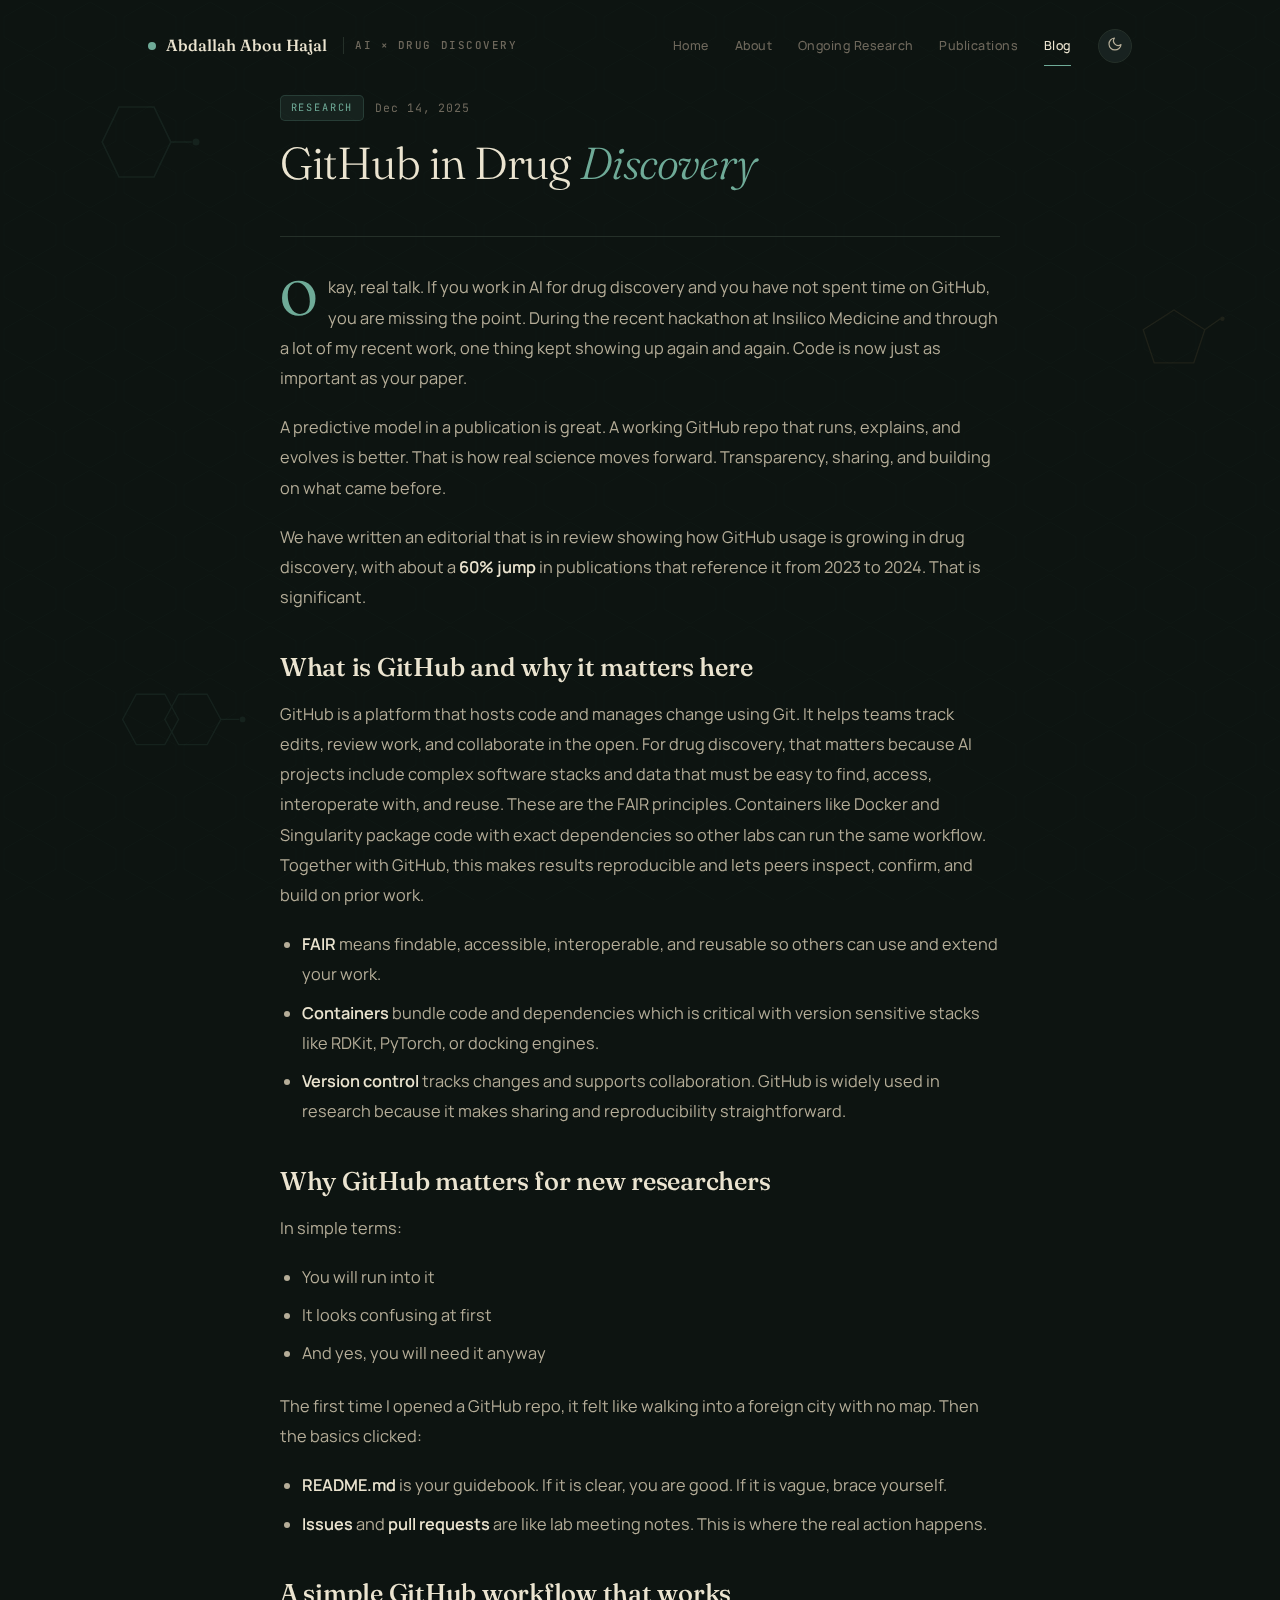
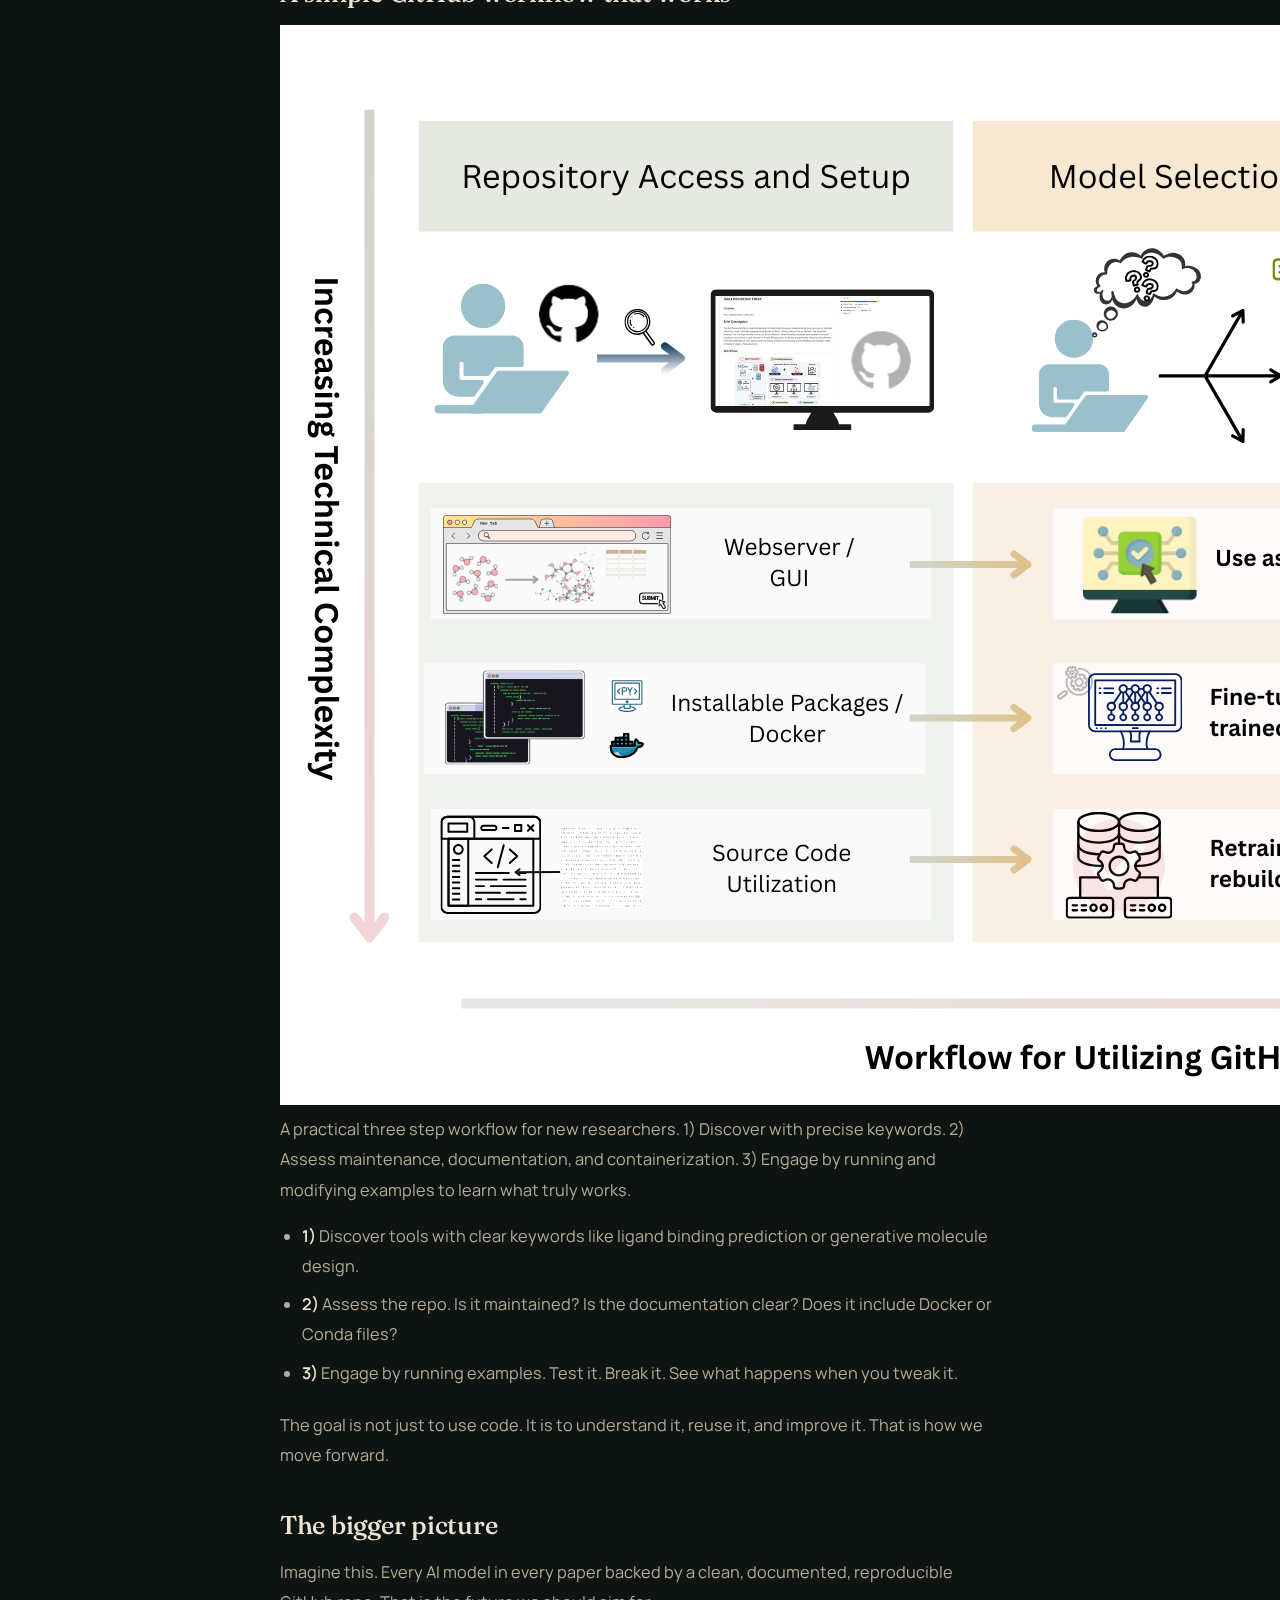
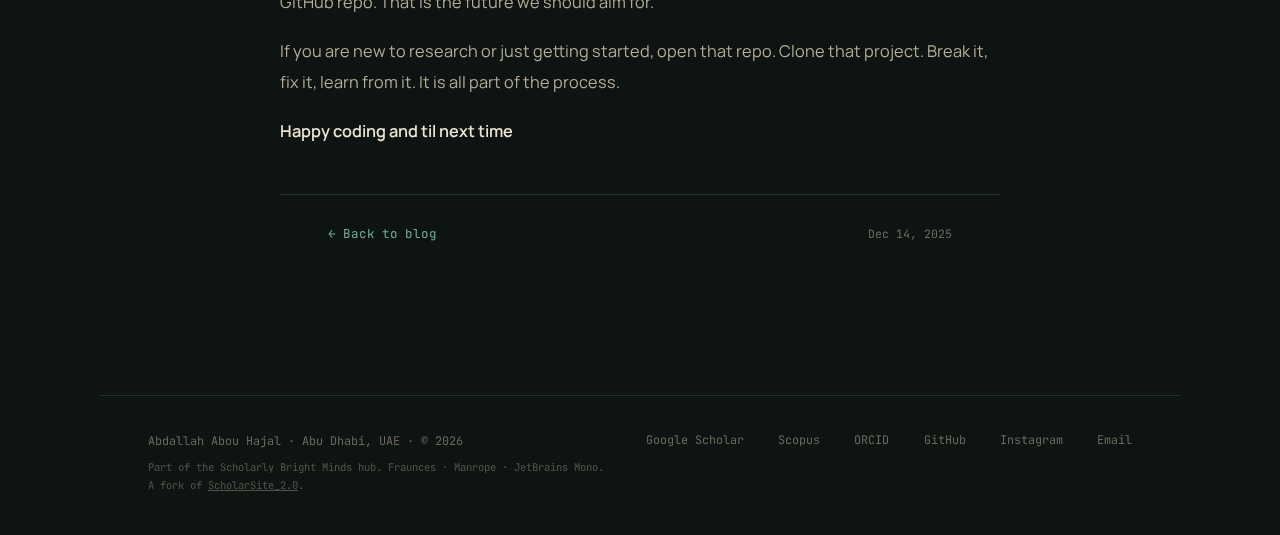
<file: blog-post-4.html>
<!DOCTYPE html>
<html lang="en">
<head>
<meta charset="UTF-8">
<meta name="viewport" content="width=device-width, initial-scale=1.0">
<meta name="description" content="GitHub in Drug Discovery — a blog post by Abdallah Abou Hajal.">
<title>GitHub in Drug Discovery · Blog</title>

<link rel="icon" href="images/profile.png" type="image/png">
<link rel="apple-touch-icon" href="images/profile.png">

<link rel="preconnect" href="https://fonts.googleapis.com">
<link rel="preconnect" href="https://fonts.gstatic.com" crossorigin>
<link href="https://fonts.googleapis.com/css2?family=Fraunces:ital,opsz,wght@0,9..144,300;0,9..144,400;0,9..144,500;0,9..144,600;1,9..144,300;1,9..144,400&family=Manrope:wght@300;400;500;600&family=JetBrains+Mono:wght@300;400;500&display=swap" rel="stylesheet">

<script src="theme.config.js"></script>
<link rel="stylesheet" href="styles.css">
<link rel="stylesheet" href="blog.css">
</head>
<body>

<div class="mol-bg" aria-hidden="true">
    <svg class="mol-1" viewBox="0 0 100 100"><polygon points="30,25 55,25 67,50 55,75 30,75 18,50"/><line x1="67" y1="50" x2="82" y2="50"/><circle cx="85" cy="50" r="2.5"/></svg>
    <svg class="mol-2 amber" viewBox="0 0 100 100"><polygon points="50,20 78,38 68,68 32,68 22,38"/><line x1="78" y1="38" x2="92" y2="28"/><circle cx="94" cy="28" r="2"/></svg>
    <svg class="mol-3" viewBox="0 0 140 100"><polygon points="30,30 55,30 67,52 55,74 30,74 18,52"/><polygon points="67,30 92,30 104,52 92,74 67,74 55,52"/><line x1="104" y1="52" x2="120" y2="52"/><circle cx="123" cy="52" r="2.5"/></svg>
</div>

<nav class="nav" data-page="blog"></nav>

<main>
    <article class="post-article">

        <header class="post-header">
            <div class="post-meta">
                <span class="post-tag">Research</span>
                <span class="post-date">Dec 14, 2025</span>
            </div>
            <h1 class="post-title">GitHub in Drug <em>Discovery</em></h1>
        </header>

        <div class="post-body">
        <p>Okay, real talk. If you work in AI for drug discovery and you have not spent time on GitHub, you are missing the point. During the recent hackathon at Insilico Medicine and through a lot of my recent work, one thing kept showing up again and again. Code is now just as important as your paper.</p>
        <p>A predictive model in a publication is great. A working GitHub repo that runs, explains, and evolves is better. That is how real science moves forward. Transparency, sharing, and building on what came before.</p>
        <p>We have written an editorial that is in review showing how GitHub usage is growing in drug discovery, with about a <strong>60% jump</strong> in publications that reference it from 2023 to 2024. That is significant.</p>
        <h2>What is GitHub and why it matters here</h2>
        <p>GitHub is a platform that hosts code and manages change using Git. It helps teams track edits, review work, and collaborate in the open. For drug discovery, that matters because AI projects include complex software stacks and data that must be easy to find, access, interoperate with, and reuse. These are the FAIR principles. Containers like Docker and Singularity package code with exact dependencies so other labs can run the same workflow. Together with GitHub, this makes results reproducible and lets peers inspect, confirm, and build on prior work.</p>
        <ul>
        <li>
        <strong>FAIR</strong> means findable, accessible, interoperable, and reusable so others can use and extend your work.</li>
        <li>
        <strong>Containers</strong> bundle code and dependencies which is critical with version sensitive stacks like RDKit, PyTorch, or docking engines.</li>
        <li>
        <strong>Version control</strong> tracks changes and supports collaboration. GitHub is widely used in research because it makes sharing and reproducibility straightforward.</li>
        </ul>
        <h2>Why GitHub matters for new researchers</h2>
        <p>In simple terms:</p>
        <ul>
        <li>You will run into it</li>
        <li>It looks confusing at first</li>
        <li>And yes, you will need it anyway</li>
        </ul>
        <p>The first time I opened a GitHub repo, it felt like walking into a foreign city with no map. Then the basics clicked:</p>
        <ul>
        <li>
        <strong>README.md</strong> is your guidebook. If it is clear, you are good. If it is vague, brace yourself.</li>
        <li>
        <strong>Issues</strong> and <strong>pull requests</strong> are like lab meeting notes. This is where the real action happens.</li>
        </ul>
        <h2>A simple GitHub workflow that works</h2>
        <!-- Centered mid-article PNG with caption -->
        <figure class="mid-figure mid-figure--narrow">
        <img src="images/workflow.png" alt="Three step GitHub workflow for drug discovery projects" loading="lazy" >
        <figcaption> A practical three step workflow for new researchers. 1) Discover with precise keywords. 2) Assess maintenance, documentation, and containerization. 3) Engage by running and modifying examples to learn what truly works. </figcaption>
        </figure>
        <ul>
        <li>
        <strong>1)</strong> Discover tools with clear keywords like ligand binding prediction or generative molecule design.</li>
        <li>
        <strong>2)</strong> Assess the repo. Is it maintained? Is the documentation clear? Does it include Docker or Conda files?</li>
        <li>
        <strong>3)</strong> Engage by running examples. Test it. Break it. See what happens when you tweak it.</li>
        </ul>
        <p>The goal is not just to use code. It is to understand it, reuse it, and improve it. That is how we move forward.</p>
        <h2>The bigger picture</h2>
        <p>Imagine this. Every AI model in every paper backed by a clean, documented, reproducible GitHub repo. That is the future we should aim for.</p>
        <p>If you are new to research or just getting started, open that repo. Clone that project. Break it, fix it, learn from it. It is all part of the process.</p>
        <p>
        <strong>Happy coding and til next time</strong>
        </p>
        </div>

        <footer class="post-footer">
            <a class="post-back" href="blog.html">← Back to blog</a>
            <span class="post-date" style="color: var(--muted); font-family: var(--mono); font-size: 0.72rem;">Dec 14, 2025</span>
        </footer>

    </article>
</main>

<footer data-bind="footer"></footer>
<script src="scripts.js"></script>
</body>
</html>
</file>
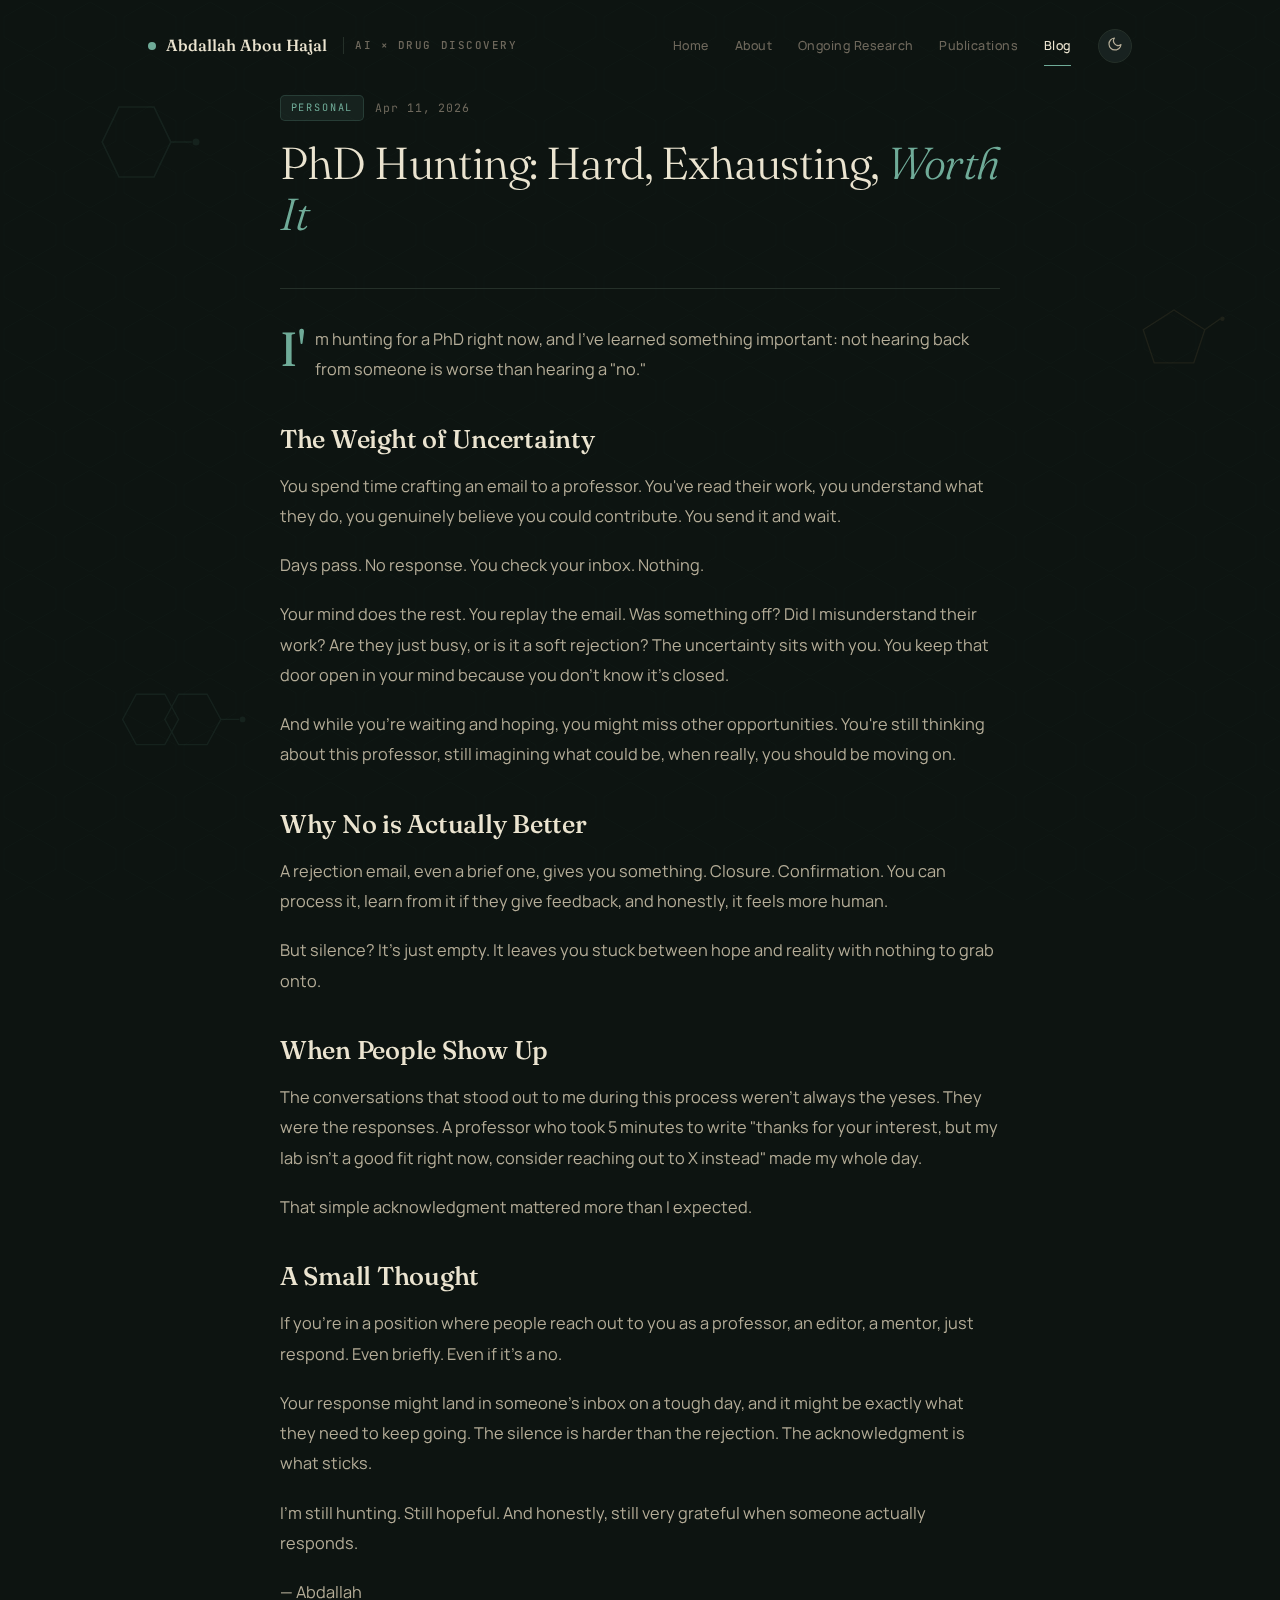
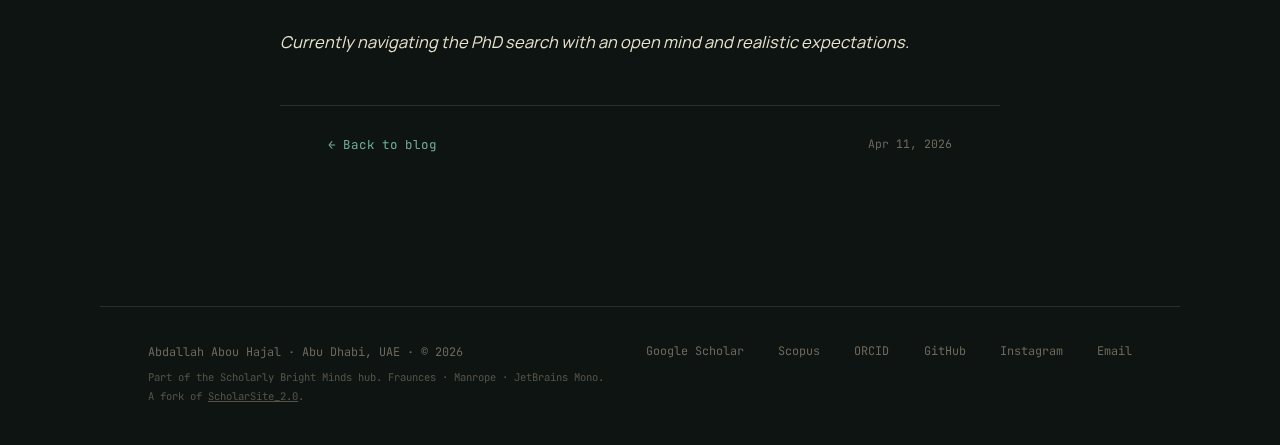
<file: blog-post-5.html>
<!DOCTYPE html>
<html lang="en">
<head>
<meta charset="UTF-8">
<meta name="viewport" content="width=device-width, initial-scale=1.0">
<meta name="description" content="PhD Hunting: Hard, Exhausting, Worth It — a blog post by Abdallah Abou Hajal.">
<title>PhD Hunting: Hard, Exhausting, Worth It · Blog</title>

<link rel="icon" href="images/profile.png" type="image/png">
<link rel="apple-touch-icon" href="images/profile.png">

<link rel="preconnect" href="https://fonts.googleapis.com">
<link rel="preconnect" href="https://fonts.gstatic.com" crossorigin>
<link href="https://fonts.googleapis.com/css2?family=Fraunces:ital,opsz,wght@0,9..144,300;0,9..144,400;0,9..144,500;0,9..144,600;1,9..144,300;1,9..144,400&family=Manrope:wght@300;400;500;600&family=JetBrains+Mono:wght@300;400;500&display=swap" rel="stylesheet">

<script src="theme.config.js"></script>
<link rel="stylesheet" href="styles.css">
<link rel="stylesheet" href="blog.css">
</head>
<body>

<div class="mol-bg" aria-hidden="true">
    <svg class="mol-1" viewBox="0 0 100 100"><polygon points="30,25 55,25 67,50 55,75 30,75 18,50"/><line x1="67" y1="50" x2="82" y2="50"/><circle cx="85" cy="50" r="2.5"/></svg>
    <svg class="mol-2 amber" viewBox="0 0 100 100"><polygon points="50,20 78,38 68,68 32,68 22,38"/><line x1="78" y1="38" x2="92" y2="28"/><circle cx="94" cy="28" r="2"/></svg>
    <svg class="mol-3" viewBox="0 0 140 100"><polygon points="30,30 55,30 67,52 55,74 30,74 18,52"/><polygon points="67,30 92,30 104,52 92,74 67,74 55,52"/><line x1="104" y1="52" x2="120" y2="52"/><circle cx="123" cy="52" r="2.5"/></svg>
</div>

<nav class="nav" data-page="blog"></nav>

<main>
    <article class="post-article">

        <header class="post-header">
            <div class="post-meta">
                <span class="post-tag">Personal</span>
                <span class="post-date">Apr 11, 2026</span>
            </div>
            <h1 class="post-title">PhD Hunting: Hard, Exhausting, <em>Worth It</em></h1>
        </header>

        <div class="post-body">
        <p> I'm hunting for a PhD right now, and I've learned something important: not hearing back from someone is worse than hearing a "no." </p>
        <h2>The Weight of Uncertainty</h2>
        <p> You spend time crafting an email to a professor. You've read their work, you understand what they do, you genuinely believe you could contribute. You send it and wait. </p>
        <p> Days pass. No response. You check your inbox. Nothing. </p>
        <p> Your mind does the rest. You replay the email. Was something off? Did I misunderstand their work? Are they just busy, or is it a soft rejection? The uncertainty sits with you. You keep that door open in your mind because you don't know it's closed. </p>
        <p> And while you're waiting and hoping, you might miss other opportunities. You're still thinking about this professor, still imagining what could be, when really, you should be moving on. </p>
        <h2>Why No is Actually Better</h2>
        <p> A rejection email, even a brief one, gives you something. Closure. Confirmation. You can process it, learn from it if they give feedback, and honestly, it feels more human. </p>
        <p> But silence? It's just empty. It leaves you stuck between hope and reality with nothing to grab onto. </p>
        <h2>When People Show Up</h2>
        <p> The conversations that stood out to me during this process weren't always the yeses. They were the responses. A professor who took 5 minutes to write "thanks for your interest, but my lab isn't a good fit right now, consider reaching out to X instead" made my whole day. </p>
        <p> That simple acknowledgment mattered more than I expected. </p>
        <h2>A Small Thought</h2>
        <p> If you're in a position where people reach out to you as a professor, an editor, a mentor, just respond. Even briefly. Even if it's a no. </p>
        <p> Your response might land in someone's inbox on a tough day, and it might be exactly what they need to keep going. The silence is harder than the rejection. The acknowledgment is what sticks. </p>
        <p> I'm still hunting. Still hopeful. And honestly, still very grateful when someone actually responds. </p>
        <p>— Abdallah</p>
        <p>
        <em>Currently navigating the PhD search with an open mind and realistic expectations.</em>
        </p>
        </div>

        <footer class="post-footer">
            <a class="post-back" href="blog.html">← Back to blog</a>
            <span class="post-date" style="color: var(--muted); font-family: var(--mono); font-size: 0.72rem;">Apr 11, 2026</span>
        </footer>

    </article>
</main>

<footer data-bind="footer"></footer>
<script src="scripts.js"></script>
</body>
</html>
</file>
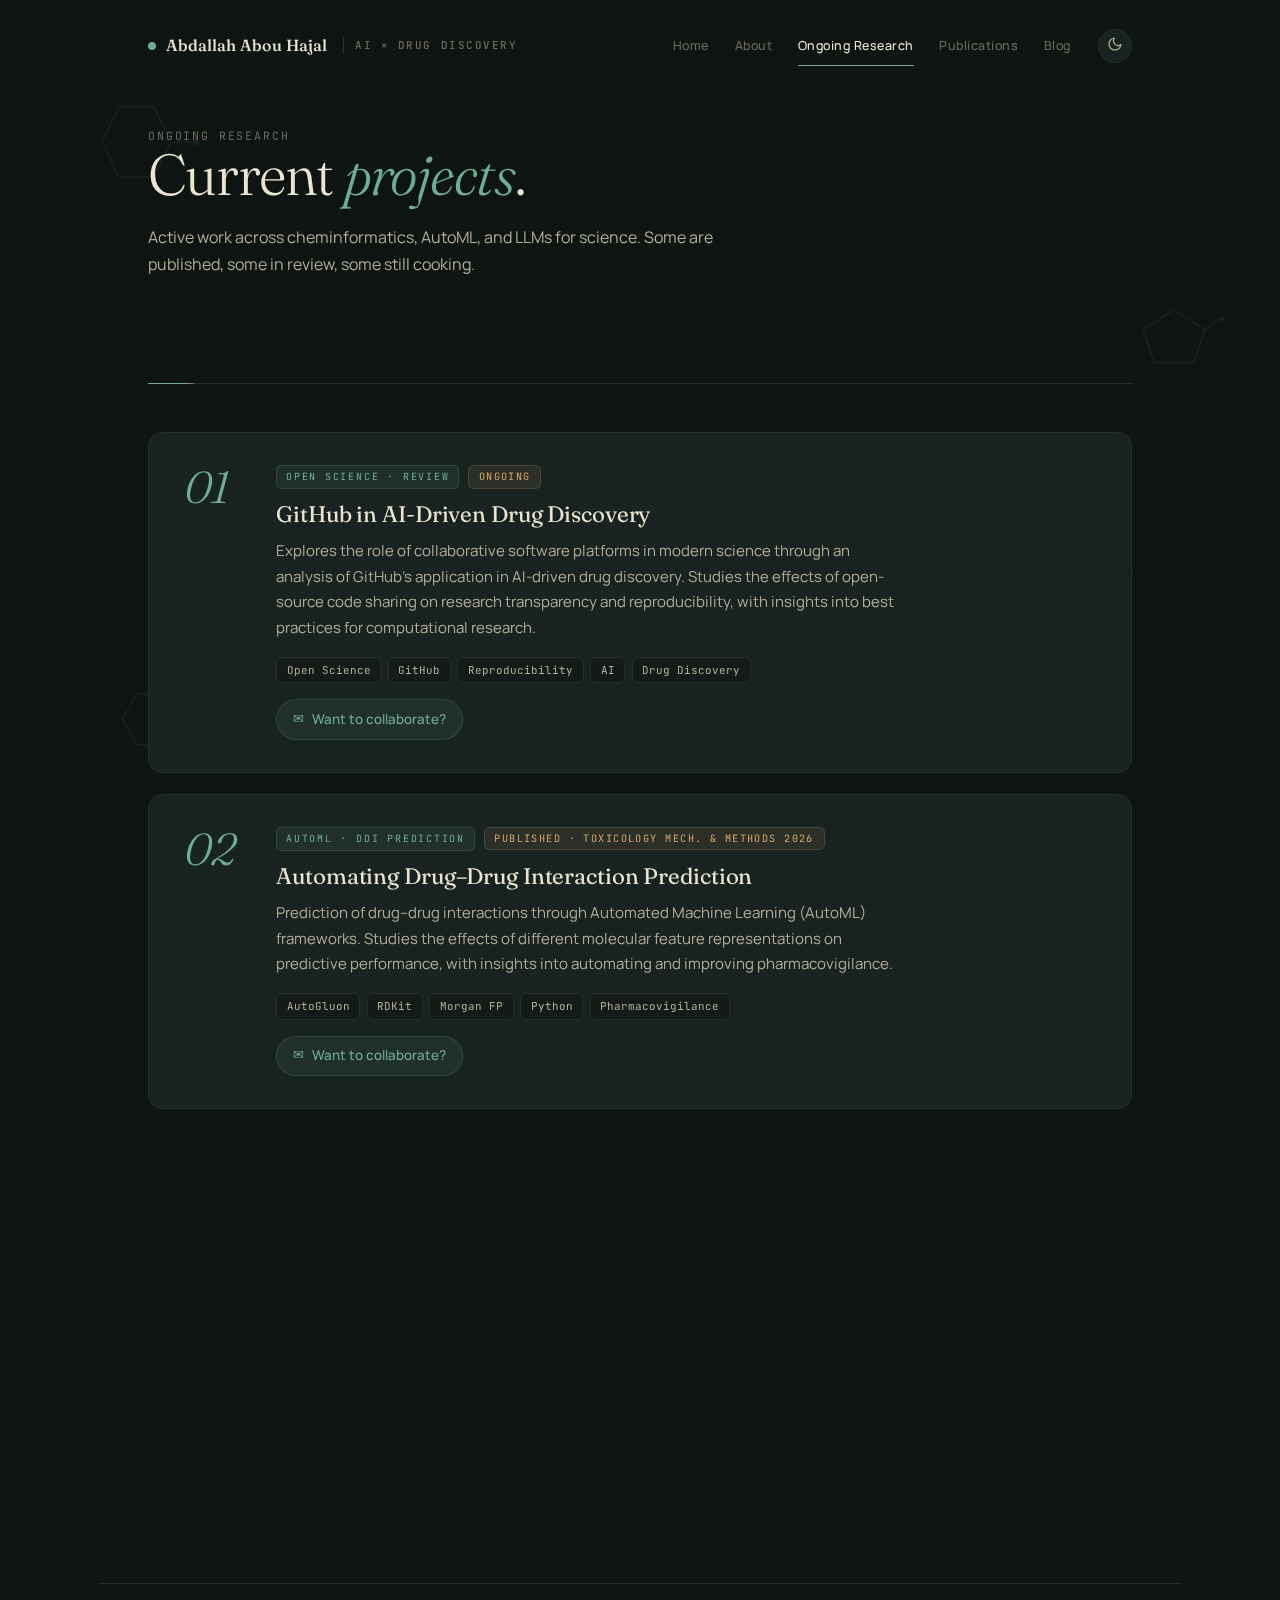
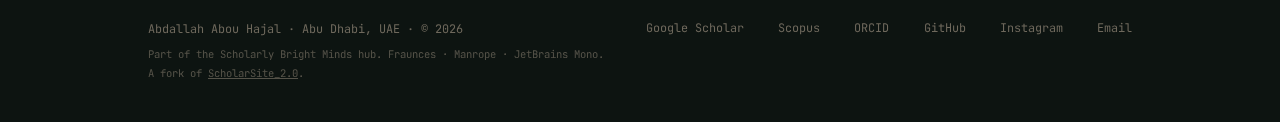
<file: projects.html>
<!DOCTYPE html>
<html lang="en">
<head>
<meta charset="UTF-8">
<meta name="viewport" content="width=device-width, initial-scale=1.0">
<meta name="description" content="Ongoing research projects by Abdallah Abou Hajal — AI agents in drug discovery, AI-augmented Adverse Outcome Pathway networks, AutoML for drug-drug interaction prediction, and large language models in drug delivery. Active collaborations welcome.">
<meta name="author" content="Abdallah Abou Hajal">
<meta name="keywords" content="AI agents drug discovery, AOP networks, computational toxicology, AutoML drug-drug interactions, LLMs drug delivery, machine learning pharmacology, Abdallah Abou Hajal projects">
<meta name="theme-color" content="#0d1411" media="(prefers-color-scheme: dark)">
<meta name="theme-color" content="#f7f3e8" media="(prefers-color-scheme: light)">
<meta name="robots" content="index, follow, max-image-preview:large, max-snippet:-1">
<title>Research Projects — Abdallah Abou Hajal · AI Agents, AOP Networks, AutoML</title>

<link rel="canonical" href="https://scholarlybrightminds.github.io/abdallahabouhajal/projects.html">

<meta property="og:type" content="website">
<meta property="og:title" content="Research Projects — Abdallah Abou Hajal">
<meta property="og:description" content="Active work on AI agents in drug discovery and AI-augmented Adverse Outcome Pathway networks. Plus published projects on AutoML for DDI prediction, LLMs in drug delivery, ML reliability in oncology, and GitHub in AI-driven drug discovery.">
<meta property="og:image" content="https://scholarlybrightminds.github.io/abdallahabouhajal/images/profile.png">
<meta property="og:url" content="https://scholarlybrightminds.github.io/abdallahabouhajal/projects.html">
<meta property="og:site_name" content="Scholarly Bright Minds — Abdallah Abou Hajal">
<meta property="og:locale" content="en_US">

<meta name="twitter:card" content="summary_large_image">
<meta name="twitter:title" content="Research Projects — Abdallah Abou Hajal">
<meta name="twitter:description" content="Active and published work on AI agents, AOP networks, AutoML, and LLMs in drug discovery.">
<meta name="twitter:image" content="https://scholarlybrightminds.github.io/abdallahabouhajal/images/profile.png">

<link rel="sitemap" type="application/xml" href="/abdallahabouhajal/sitemap.xml">

<link rel="icon" href="images/profile.png" type="image/png">
<link rel="apple-touch-icon" href="images/profile.png">

<link rel="preconnect" href="https://fonts.googleapis.com">
<link rel="preconnect" href="https://fonts.gstatic.com" crossorigin>
<link href="https://fonts.googleapis.com/css2?family=Fraunces:ital,opsz,wght@0,9..144,300;0,9..144,400;0,9..144,500;0,9..144,600;1,9..144,300;1,9..144,400&family=Manrope:wght@300;400;500;600&family=JetBrains+Mono:wght@300;400;500&display=swap" rel="stylesheet">

<!-- Schema.org: CollectionPage of research projects, each as a CreativeWork.
     Allows Google to surface project descriptions as separate rich results. -->
<script type="application/ld+json">
{
  "@context": "https://schema.org",
  "@type": "CollectionPage",
  "url": "https://scholarlybrightminds.github.io/abdallahabouhajal/projects.html",
  "name": "Research Projects — Abdallah Abou Hajal",
  "isPartOf": {
    "@type": "WebSite",
    "url": "https://scholarlybrightminds.github.io/abdallahabouhajal/"
  },
  "about": {
    "@type": "Person",
    "@id": "https://scholarlybrightminds.github.io/abdallahabouhajal/#person",
    "name": "Abdallah Abou Hajal"
  },
  "mainEntity": {
    "@type": "ItemList",
    "itemListOrder": "https://schema.org/ItemListOrderDescending",
    "numberOfItems": 6,
    "itemListElement": [
      {"@type": "ListItem", "position": 1, "item": {"@type": "ResearchProject", "name": "AI Agents in Drug Discovery", "description": "LLM-backed agent frameworks for end-to-end drug-discovery workflows.", "status": "Active"}},
      {"@type": "ListItem", "position": 2, "item": {"@type": "ResearchProject", "name": "AI-Augmented AOP Networks in Computational Toxicology", "description": "Graph ML and LLM-assisted construction of Adverse Outcome Pathway networks.", "status": "Active"}},
      {"@type": "ListItem", "position": 3, "item": {"@type": "ScholarlyArticle", "name": "GitHub in AI-Driven Drug Discovery", "isPartOf": {"@type": "Periodical", "name": "Expert Opinion on Drug Discovery"}, "datePublished": "2026"}},
      {"@type": "ListItem", "position": 4, "item": {"@type": "ScholarlyArticle", "name": "Automating Drug-Drug Interaction Prediction with AutoML", "isPartOf": {"@type": "Periodical", "name": "Toxicology Mechanisms and Methods"}, "datePublished": "2026"}},
      {"@type": "ListItem", "position": 5, "item": {"@type": "ScholarlyArticle", "name": "Large Language Models in Drug Delivery", "isPartOf": {"@type": "Periodical", "name": "Journal of Pharmaceutical Sciences"}, "datePublished": "2025"}},
      {"@type": "ListItem", "position": 6, "item": {"@type": "ScholarlyArticle", "name": "ML Predictions of Tumor Progression: How Reliable Are We?", "isPartOf": {"@type": "Periodical", "name": "Computers in Biology and Medicine"}, "datePublished": "2025"}}
    ]
  }
}
</script>

<script src="theme.config.js"></script>
<link rel="stylesheet" href="styles.css">
<link rel="stylesheet" href="projects.css">
</head>
<body>

<div class="mol-bg" aria-hidden="true">
    <svg class="mol-1" viewBox="0 0 100 100"><polygon points="30,25 55,25 67,50 55,75 30,75 18,50"/><line x1="67" y1="50" x2="82" y2="50"/><circle cx="85" cy="50" r="2.5"/></svg>
    <svg class="mol-2 amber" viewBox="0 0 100 100"><polygon points="50,20 78,38 68,68 32,68 22,38"/><line x1="78" y1="38" x2="92" y2="28"/><circle cx="94" cy="28" r="2"/></svg>
    <svg class="mol-3" viewBox="0 0 140 100"><polygon points="30,30 55,30 67,52 55,74 30,74 18,52"/><polygon points="67,30 92,30 104,52 92,74 67,74 55,52"/><line x1="104" y1="52" x2="120" y2="52"/><circle cx="123" cy="52" r="2.5"/></svg>
    <svg class="mol-4" viewBox="0 0 100 100"><polygon points="35,28 65,28 80,55 65,82 35,82 20,55"/><circle cx="50" cy="55" r="14" fill="none" stroke-dasharray="2 3"/></svg>
</div>

<nav class="nav" data-page="projects"></nav>

<main>

    <section class="sub-hero">
        <p class="sub-meta">Ongoing Research</p>
        <h1>Current <em>projects</em>.</h1>
        <p class="sub-lede" data-bind="projectsLede"></p>
    </section>

    <hr class="rule">

    <section class="project-list" data-bind="projectList"></section>

</main>

<footer data-bind="footer"></footer>

<script src="scripts.js"></script>
</body>
</html>
</file>
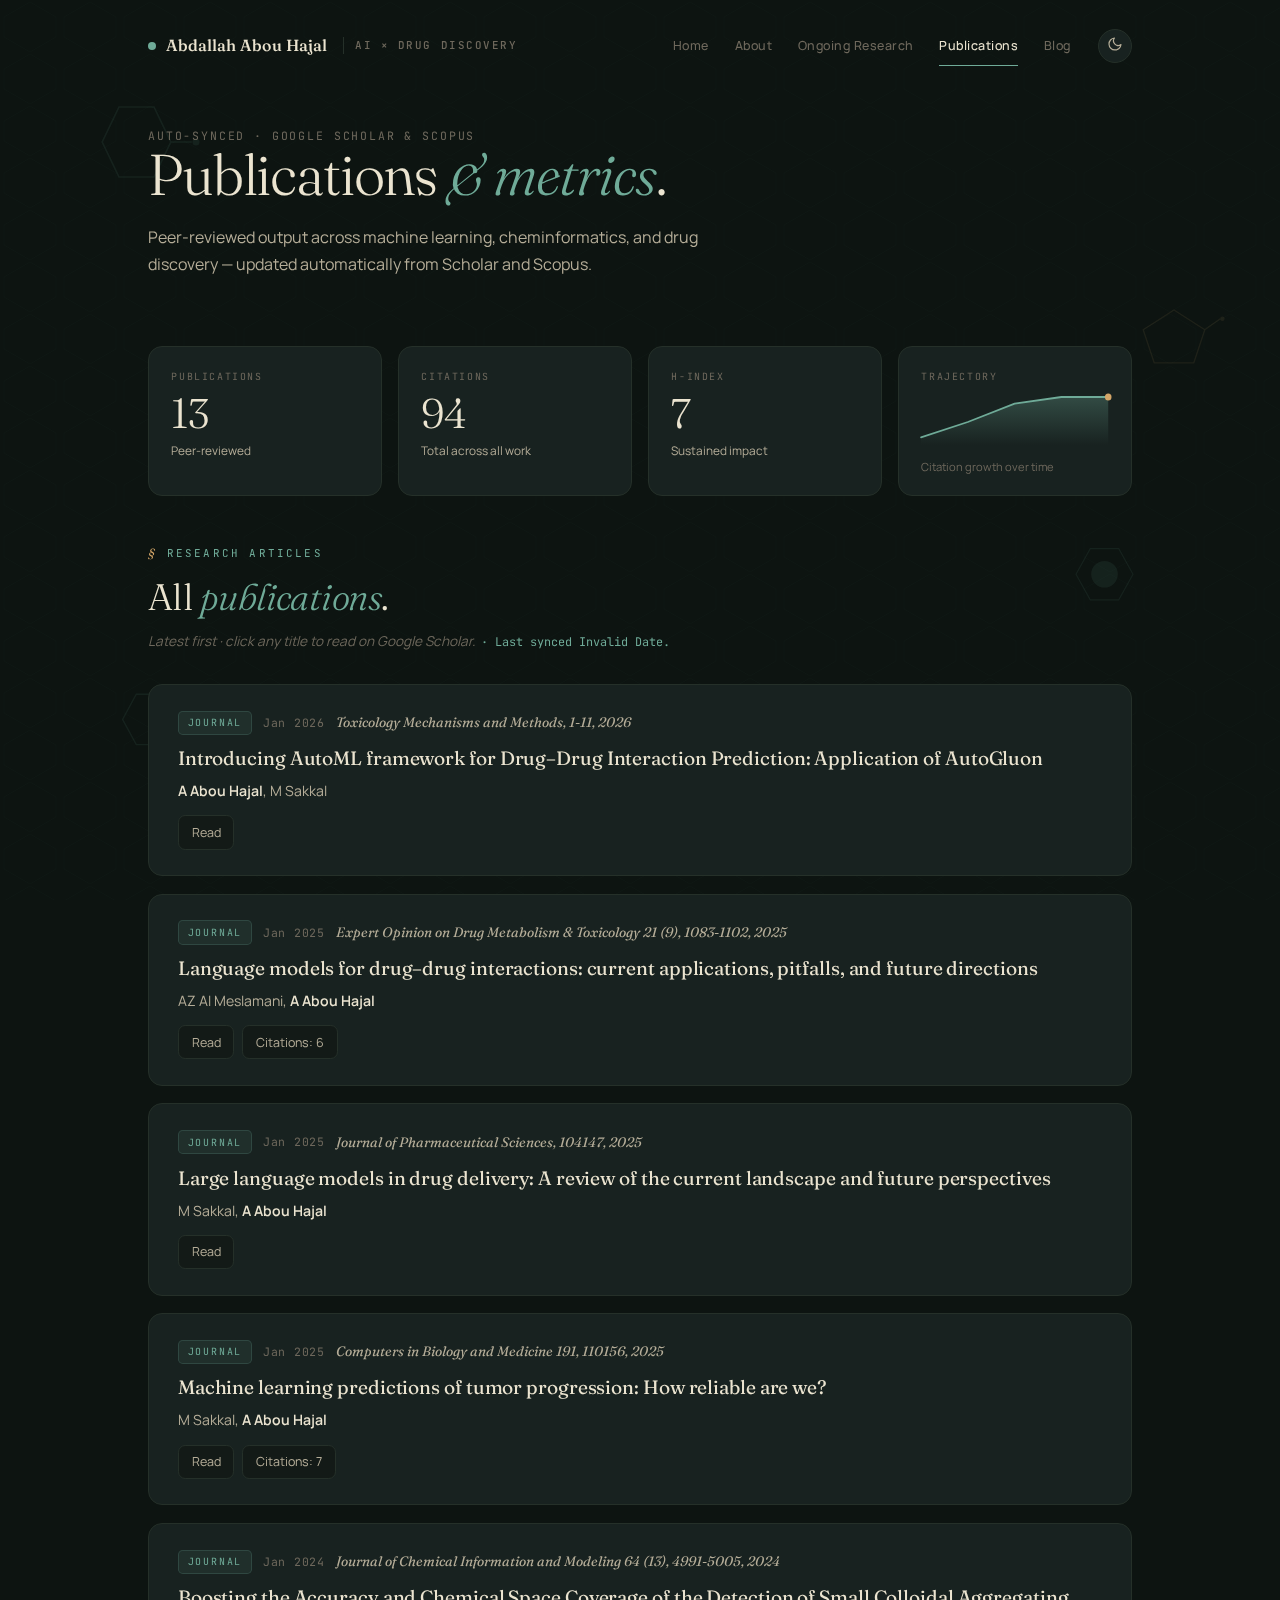
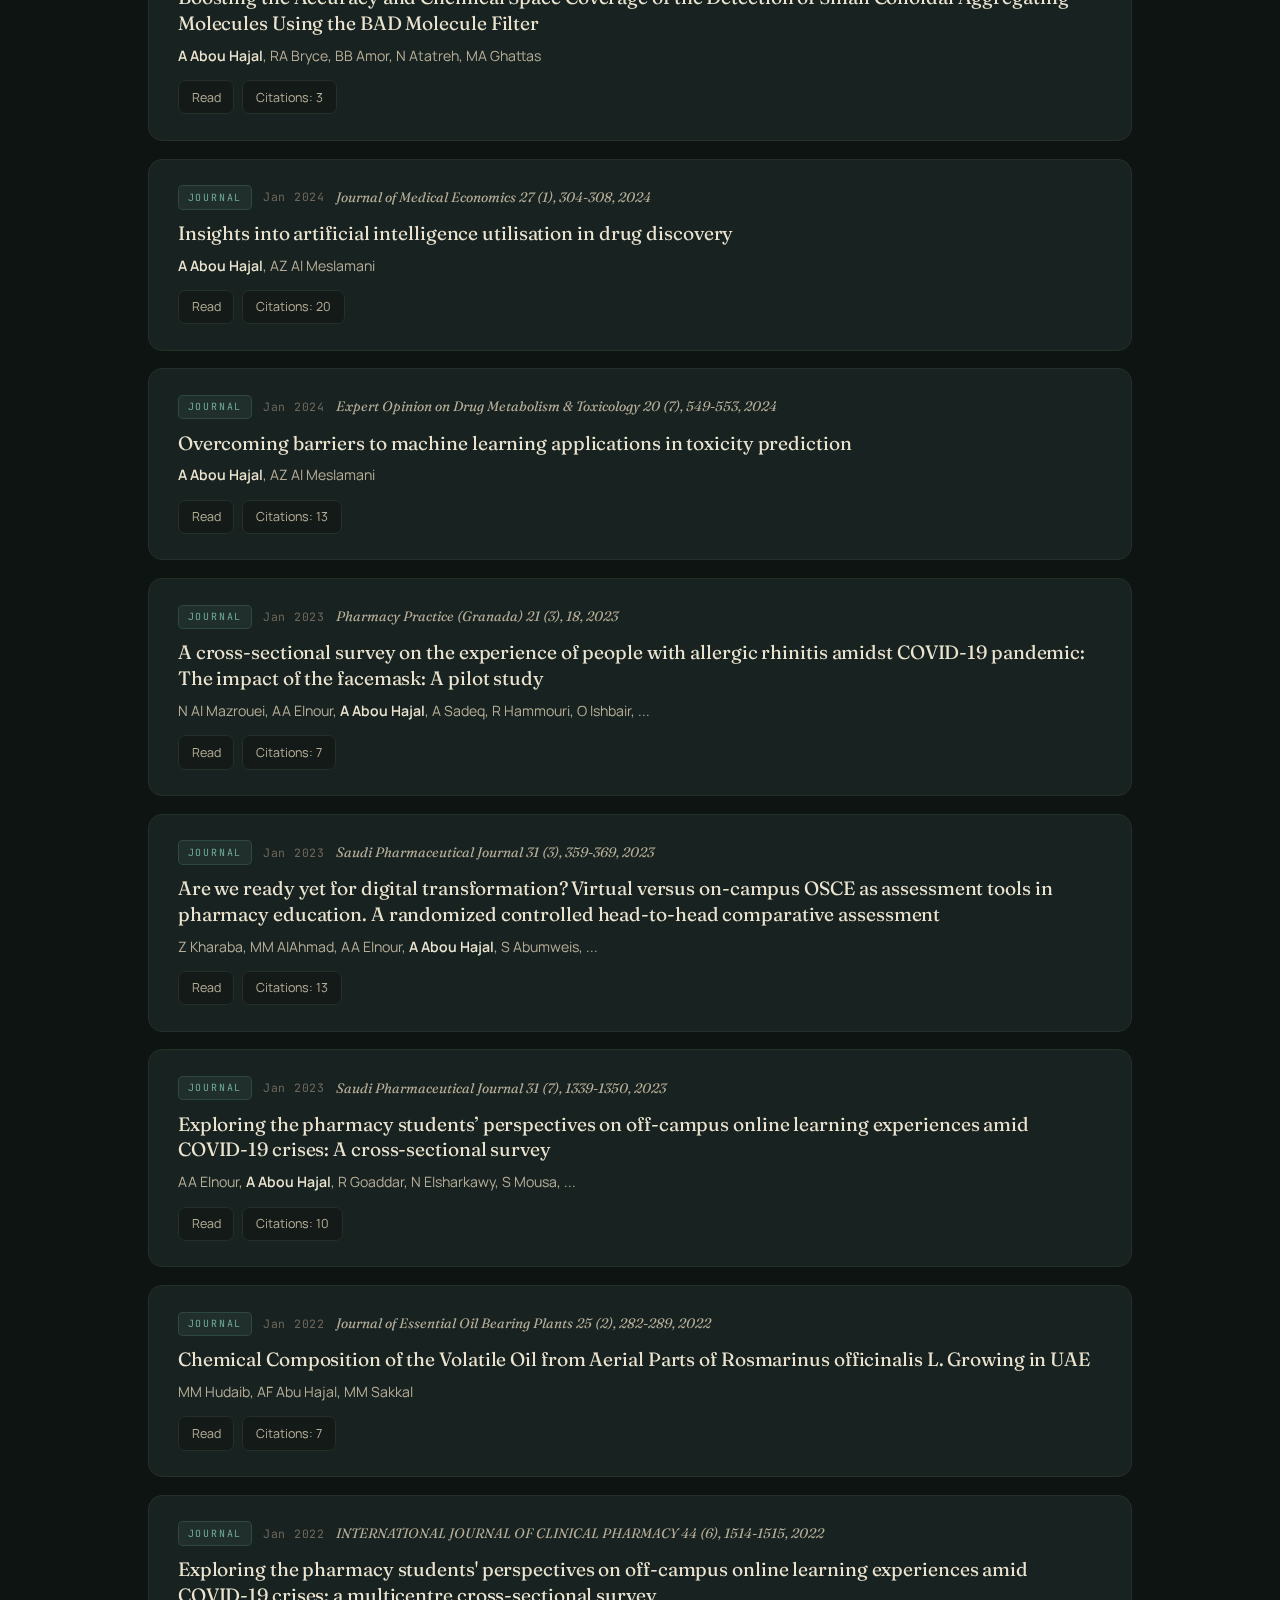
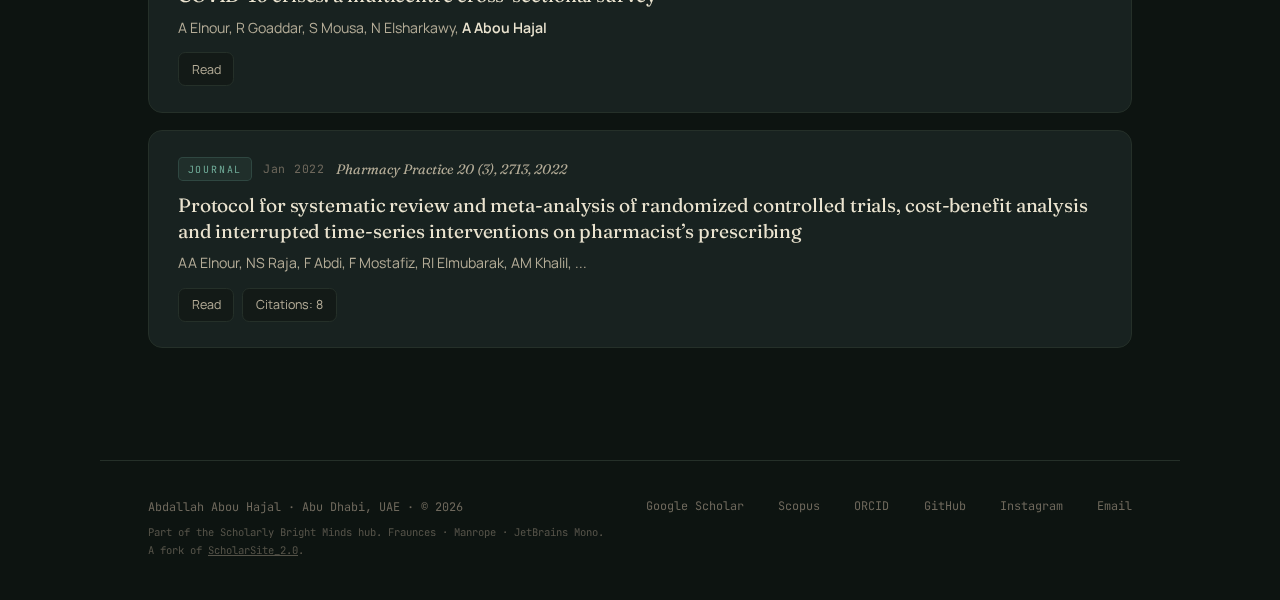
<file: publications.html>
<!DOCTYPE html>
<html lang="en">
<head>
<meta charset="UTF-8">
<meta name="viewport" content="width=device-width, initial-scale=1.0">
<meta name="description" content="Publications · Abdallah Abou Hajal — auto-synced from Google Scholar &amp; Scopus.">
<title>Publications · Abdallah Abou Hajal</title>

<link rel="icon" href="images/profile.png" type="image/png">
<link rel="apple-touch-icon" href="images/profile.png">

<link rel="preconnect" href="https://fonts.googleapis.com">
<link rel="preconnect" href="https://fonts.gstatic.com" crossorigin>
<link href="https://fonts.googleapis.com/css2?family=Fraunces:ital,opsz,wght@0,9..144,300;0,9..144,400;0,9..144,500;0,9..144,600;1,9..144,300;1,9..144,400&family=Manrope:wght@300;400;500;600&family=JetBrains+Mono:wght@300;400;500&display=swap" rel="stylesheet">

<script src="theme.config.js"></script>
<link rel="stylesheet" href="styles.css">
<link rel="stylesheet" href="publications.css">
</head>
<body>

<!-- Molecular background -->
<div class="mol-bg" aria-hidden="true">
    <svg class="mol-1" viewBox="0 0 100 100"><polygon points="30,25 55,25 67,50 55,75 30,75 18,50"/><line x1="67" y1="50" x2="82" y2="50"/><circle cx="85" cy="50" r="2.5"/></svg>
    <svg class="mol-2 amber" viewBox="0 0 100 100"><polygon points="50,20 78,38 68,68 32,68 22,38"/><line x1="78" y1="38" x2="92" y2="28"/><circle cx="94" cy="28" r="2"/></svg>
    <svg class="mol-3" viewBox="0 0 140 100"><polygon points="30,30 55,30 67,52 55,74 30,74 18,52"/><polygon points="67,30 92,30 104,52 92,74 67,74 55,52"/><line x1="104" y1="52" x2="120" y2="52"/><circle cx="123" cy="52" r="2.5"/></svg>
    <svg class="mol-4" viewBox="0 0 100 100"><polygon points="35,28 65,28 80,55 65,82 35,82 20,55"/><circle cx="50" cy="55" r="14" fill="none" stroke-dasharray="2 3"/></svg>
</div>

<nav class="nav" data-page="publications"></nav>

<main class="publication-content" id="pub-app" data-author-id="58094444100">

    <!-- ═══ SUB-HERO ═══ -->
    <section class="sub-hero">
        <p class="sub-meta">Auto-synced · Google Scholar &amp; Scopus</p>
        <h1>Publications <em>&amp; metrics</em>.</h1>
        <p class="sub-lede" data-bind="pubsLede"></p>
    </section>

    <!-- ═══ METRICS DASHBOARD ═══ (same IDs as before — serpapi.v1.js reads these) ═══ -->
    <section class="metrics-dash reveal">
        <div class="metric-card">
            <p class="metric-label">Publications</p>
            <p class="metric-num"><span id="m-total">—</span></p>
            <p class="metric-sub">Peer-reviewed</p>
        </div>
        <div class="metric-card">
            <p class="metric-label">Citations</p>
            <p class="metric-num"><span id="m-cites">—</span></p>
            <p class="metric-sub">Total across all work</p>
        </div>
        <div class="metric-card">
            <p class="metric-label">h-index</p>
            <p class="metric-num"><span id="m-h">—</span></p>
            <p class="metric-sub">Sustained impact</p>
        </div>
        <div class="metric-card sparkline-card">
            <p class="metric-label">Trajectory</p>
            <div class="spark-wrap">
                <svg viewBox="0 0 200 56" preserveAspectRatio="none" aria-hidden="true">
                    <defs>
                        <linearGradient id="sparkFill" x1="0" x2="0" y1="0" y2="1">
                            <stop offset="0%" stop-color="var(--accent)" stop-opacity="0.3"/>
                            <stop offset="100%" stop-color="var(--accent)" stop-opacity="0"/>
                        </linearGradient>
                    </defs>
                    <path id="spark-area" d="M 0,52 L 0,48 L 200,4 L 200,52 Z" fill="url(#sparkFill)"/>
                    <polyline id="spark-line" points="0,48 200,4" fill="none" stroke="var(--accent)" stroke-width="1.8" stroke-linecap="round" stroke-linejoin="round"/>
                    <circle id="spark-end" cx="200" cy="4" r="3.5" fill="var(--amber)"/>
                </svg>
            </div>
            <p class="metric-sub">Citation growth over time</p>
        </div>
    </section>

    <!-- ═══ ARTICLES LIST (rendered by serpapi.v1.js) ═══ -->
    <section class="pub-list-wrap reveal">
        <div class="section-head">
            <p class="sec-kicker">Research Articles</p>
            <h2 class="sec-title">All <em>publications</em>.</h2>
            <p class="section-note">
                Latest first · click any title to read on Google Scholar.
                <span class="update-note" id="update-note"></span>
            </p>
        </div>
        <section id="list-articles" class="publication-list" aria-live="polite">
            <p class="pub-loading">Loading publications…</p>
        </section>
    </section>

</main>

<footer data-bind="footer"></footer>

<!-- Shared runtime -->
<script src="scripts.js"></script>
<!-- Publications renderer — reads data/serpapi/{serpapi,metrics}.json -->
<script type="module" src="serpapi.v1.js"></script>

<!-- Small add-on: build the citation-growth sparkline from live data -->
<script type="module">
    // Build sparkline from the publications data once it loads
    const DATA = "data/serpapi/serpapi.json";
    const bust = Math.floor(Date.now() / 86_400_000);

    async function buildSparkline() {
        try {
            const r = await fetch(`${DATA}?v=${bust}`, { cache: "no-store" });
            if (!r.ok) return;
            const pubs = await r.json();

            // Group citations by year, then compute cumulative totals
            const byYear = {};
            for (const p of pubs) {
                const y = parseInt(p.year);
                const c = Number(p.cited_by) || 0;
                if (isNaN(y)) continue;
                byYear[y] = (byYear[y] || 0) + c;
            }
            const years = Object.keys(byYear).map(Number).sort((a, b) => a - b);
            if (years.length < 2) return;

            let running = 0;
            const points = years.map(y => {
                running += byYear[y];
                return { year: y, total: running };
            });

            // Scale to SVG viewBox (200 wide × 56 tall, using rows 4..52)
            const yearMin  = points[0].year;
            const yearMax  = points[points.length - 1].year;
            const totalMax = Math.max(1, points[points.length - 1].total);

            const coords = points.map(p => {
                const x = yearMax === yearMin ? 200 : ((p.year - yearMin) / (yearMax - yearMin)) * 200;
                const y = 52 - (p.total / totalMax) * 48;
                return [Math.round(x * 10) / 10, Math.round(y * 10) / 10];
            });

            const linePts  = coords.map(([x, y]) => `${x},${y}`).join(" ");
            const areaPath = `M ${coords[0][0]},52 L ${linePts.split(" ").join(" L ")} L ${coords[coords.length-1][0]},52 Z`;
            const lastPt   = coords[coords.length - 1];

            const lineEl = document.getElementById("spark-line");
            const areaEl = document.getElementById("spark-area");
            const endEl  = document.getElementById("spark-end");
            if (lineEl) lineEl.setAttribute("points", linePts);
            if (areaEl) areaEl.setAttribute("d", areaPath);
            if (endEl)  { endEl.setAttribute("cx", lastPt[0]); endEl.setAttribute("cy", lastPt[1]); }
        } catch (e) {
            console.warn("sparkline build failed:", e);
        }
    }

    async function updateLastSyncedNote() {
        try {
            const mr = await fetch(`data/serpapi/metrics.json?v=${bust}`, { cache: "no-store" });
            if (!mr.ok) return;
            const m = await mr.json();
            if (!m.last_updated) return;
            const d = new Date(m.last_updated);
            const note = document.getElementById("update-note");
            if (note) {
                note.textContent = ` · Last synced ${d.toLocaleDateString(undefined, { year: "numeric", month: "short", day: "numeric" })}.`;
            }
        } catch (e) { /* non-critical */ }
    }

    buildSparkline();
    updateLastSyncedNote();
</script>

</body>
</html>
</file>
<file: styles.css>
/* ═══════════════════════════════════════════════════════════════════
   ScholarlyBrightMinds · Shared visual system
   All palette values are injected by theme.config.js at runtime.
   Do not hard-code colors here — use the --var names.
   ═══════════════════════════════════════════════════════════════════ */

:root {
    --display: 'Fraunces', Georgia, serif;
    --body:    'Manrope', -apple-system, BlinkMacSystemFont, sans-serif;
    --mono:    'JetBrains Mono', ui-monospace, monospace;
    --ease:    cubic-bezier(0.22, 0.61, 0.36, 1);

    --container-max: 1080px;
    --radius:        14px;
    --radius-s:      8px;

    /* These have default values here but are overwritten by theme.config.js */
    --bg: #0d1411; --bg-soft: #131a17; --bg-deep: #080d0b;
    --card: #182220; --card-soft: #141d1a;
    --text: #ebe4d0; --text-soft: #b5ad98; --muted: #6e685c;
    --border: #253029; --border-s: #1d2522;
    --accent: #6fab98; --accent-d: #93c8b4;
    --accent-bg: rgba(111,171,152,0.10); --accent-glow: rgba(111,171,152,0.20);
    --amber: #d4a668; --amber-bg: rgba(212,166,104,0.10); --amber-glow: rgba(212,166,104,0.18);

    --shadow-card:  0 20px 40px -24px rgba(0,0,0,0.55);
    --shadow-modal: 0 30px 80px -20px rgba(0,0,0,0.65);
    --mol-opacity:  0.09;
    --grid-opacity: 0.05;
    --overlay:      rgba(5,9,7,0.7);
}
:root[data-theme="light"] {
    --shadow-card:  0 18px 40px -24px rgba(45,55,50,0.18);
    --shadow-modal: 0 30px 80px -20px rgba(40,45,40,0.25);
    --mol-opacity:  0.06;
    --grid-opacity: 0.035;
    --overlay:      rgba(42,41,37,0.45);
}

*, *::before, *::after { margin: 0; padding: 0; box-sizing: border-box; }
html { scroll-behavior: smooth; }

body {
    font-family: var(--body);
    font-weight: 400;
    line-height: 1.55;
    background: var(--bg);
    color: var(--text);
    overflow-x: hidden;
    position: relative;
    min-height: 100vh;
    transition: background-color .6s var(--ease), color .4s var(--ease);
}

/* ─── Subtle hex grid texture (global) ─── */
body::before {
    content: '';
    position: fixed;
    inset: 0;
    background-image: url("data:image/svg+xml;utf8,<svg xmlns='http://www.w3.org/2000/svg' viewBox='0 0 60 52' fill='none' stroke='%236fab98' stroke-width='0.5'><polygon points='30,2 56,17 56,37 30,52 4,37 4,17'/></svg>");
    background-size: 60px 52px;
    opacity: var(--grid-opacity);
    pointer-events: none;
    z-index: 0;
    transition: opacity .6s var(--ease);
}

/* ─── Floating molecular structures (fixed, subtle) ─── */
.mol-bg {
    position: fixed;
    inset: 0;
    pointer-events: none;
    z-index: 0;
    overflow: hidden;
}
.mol-bg svg {
    position: absolute;
    opacity: var(--mol-opacity);
    stroke: var(--accent);
    fill: none;
    stroke-width: 1.2;
    transition: opacity .6s var(--ease);
}
.mol-bg svg circle { fill: var(--accent); stroke: none; }
.mol-bg svg.amber  { stroke: var(--amber); }
.mol-bg svg.amber circle { fill: var(--amber); }

.mol-1 { top: 8%;    left: 6%;   width: 140px; animation: drift1 52s ease-in-out infinite; }
.mol-2 { top: 32%;   right: 4%;  width: 110px; animation: drift2 68s ease-in-out infinite; }
.mol-3 { bottom: 14%; left: 8%;  width: 160px; animation: drift3 58s ease-in-out infinite; }
.mol-4 { top: 58%;   right: 10%; width: 95px;  animation: drift4 74s ease-in-out infinite; }
.mol-5 { top: 18%;   left: 45%;  width: 80px;  animation: drift5 62s ease-in-out infinite; }

@keyframes drift1 { 0%,100%{transform:translate(0,0) rotate(0)} 50%{transform:translate(28px,18px) rotate(14deg)} }
@keyframes drift2 { 0%,100%{transform:translate(0,0) rotate(0)} 50%{transform:translate(-22px,24px) rotate(-12deg)} }
@keyframes drift3 { 0%,100%{transform:translate(0,0) rotate(0)} 50%{transform:translate(20px,-16px) rotate(10deg)} }
@keyframes drift4 { 0%,100%{transform:translate(0,0) rotate(0)} 50%{transform:translate(-18px,-22px) rotate(-8deg)} }
@keyframes drift5 { 0%,100%{transform:translate(0,0) rotate(0)} 50%{transform:translate(15px,20px) rotate(18deg)} }

/* Everything above the background */
.header, main, footer, .nav { position: relative; z-index: 2; }

/* Scrollbar */
::-webkit-scrollbar { width: 8px; }
::-webkit-scrollbar-track { background: var(--bg); }
::-webkit-scrollbar-thumb { background: var(--border); border-radius: 4px; }
::-webkit-scrollbar-thumb:hover { background: var(--muted); }

/* ═══════════════════════════════════════════════════════════════════
   NAV (shared across all pages)
   ═══════════════════════════════════════════════════════════════════ */
.nav {
    max-width: var(--container-max);
    margin: 0 auto;
    padding: 1.8rem 3rem 0;
    display: flex;
    justify-content: space-between;
    align-items: center;
    gap: 2rem;
}
.brand {
    font-family: var(--display);
    font-size: 1rem;
    font-weight: 500;
    letter-spacing: 0.005em;
    display: inline-flex;
    align-items: center;
    gap: 0.6rem;
    color: var(--text);
    text-decoration: none;
}
.brand-dot {
    width: 8px; height: 8px;
    border-radius: 50%;
    background: var(--accent);
    position: relative;
    flex-shrink: 0;
}
.brand-dot::after {
    content: '';
    position: absolute; inset: -4px;
    border-radius: 50%;
    border: 1px solid var(--accent);
    opacity: 0;
    animation: pulse 3s ease-out infinite;
}
@keyframes pulse {
    0%   { transform: scale(0.8); opacity: 0.7; }
    70%  { transform: scale(1.8); opacity: 0;   }
    100% { opacity: 0; }
}
.brand-meta {
    font-family: var(--mono);
    font-size: 0.68rem;
    letter-spacing: 0.14em;
    text-transform: uppercase;
    color: var(--muted);
    padding-left: 0.7rem;
    margin-left: 0.4rem;
    border-left: 1px solid var(--border);
}

.nav-right {
    display: flex;
    align-items: center;
    gap: 1.6rem;
}
.nav-menu {
    display: flex;
    gap: 1.4rem;
    align-items: center;
}
.nav-item {
    font-family: var(--body);
    font-size: 0.78rem;
    font-weight: 500;
    letter-spacing: 0.04em;
    color: var(--muted);
    text-decoration: none;
    padding: 0.4rem 0.1rem;
    transition: color .2s;
    position: relative;
}
.nav-item:hover { color: var(--accent); }
.nav-item.active {
    color: var(--text);
}
.nav-item.active::after {
    content: '';
    position: absolute;
    bottom: -4px;
    left: 0.1rem;
    right: 0.1rem;
    height: 1px;
    background: var(--accent);
}

.theme-toggle {
    width: 34px; height: 34px;
    border-radius: 50%;
    border: 1px solid var(--border);
    background: var(--card);
    cursor: pointer;
    display: grid;
    place-items: center;
    color: var(--text-soft);
    transition: all .3s var(--ease);
    padding: 0;
}
.theme-toggle:hover {
    border-color: var(--accent);
    color: var(--accent);
    transform: rotate(15deg);
}
.theme-toggle svg { width: 16px; height: 16px; }
.theme-toggle .icon-moon { display: none; }
:root[data-theme="dark"] .theme-toggle .icon-sun  { display: none; }
:root[data-theme="dark"] .theme-toggle .icon-moon { display: block; }

/* Hamburger (mobile) */
.hamburger {
    display: none;
    cursor: pointer;
    width: 28px;
    flex-direction: column;
    gap: 5px;
}
.hamburger .bar {
    height: 1.5px;
    background: var(--text);
    border-radius: 2px;
    transition: transform .3s var(--ease), opacity .3s;
}
.hamburger.active .bar:nth-child(1) { transform: translateY(6px) rotate(45deg); }
.hamburger.active .bar:nth-child(2) { opacity: 0; }
.hamburger.active .bar:nth-child(3) { transform: translateY(-7px) rotate(-45deg); }

/* ═══════════════════════════════════════════════════════════════════
   MAIN CONTAINER
   ═══════════════════════════════════════════════════════════════════ */
main {
    max-width: var(--container-max);
    margin: 0 auto;
    padding: 0 3rem 4rem;
}
.container {
    max-width: var(--container-max);
    margin: 0 auto;
    padding: 0 3rem;
}

/* ═══════════════════════════════════════════════════════════════════
   HERO (home page)
   ═══════════════════════════════════════════════════════════════════ */
.hero {
    padding: 4rem 0 3.5rem;
    display: grid;
    grid-template-columns: 1.5fr 1fr;
    gap: 3rem;
    align-items: center;
}
.hero-text { min-width: 0; }
.hero-status {
    display: inline-flex;
    align-items: center;
    gap: 0.55rem;
    font-family: var(--mono);
    font-size: 0.7rem;
    letter-spacing: 0.12em;
    text-transform: uppercase;
    color: var(--accent);
    background: var(--accent-bg);
    border: 1px solid var(--accent-glow);
    padding: 0.4rem 0.85rem;
    border-radius: 2rem;
    margin-bottom: 1.8rem;
}
.hero-status .live-dot {
    width: 6px; height: 6px;
    border-radius: 50%;
    background: var(--accent);
    position: relative;
}
.hero-status .live-dot::after {
    content: '';
    position: absolute; inset: -3px;
    border-radius: 50%;
    border: 1px solid var(--accent);
    animation: pulse 2.4s ease-out infinite;
}
.hero-meta {
    font-family: var(--mono);
    font-size: 0.72rem;
    letter-spacing: 0.16em;
    text-transform: uppercase;
    color: var(--muted);
    margin-bottom: 1.4rem;
}
.hero-meta::before {
    content: '';
    display: inline-block;
    width: 22px; height: 1px;
    background: var(--accent);
    vertical-align: middle;
    margin-right: 0.7rem;
    transform: translateY(-2px);
}
.hero h1 {
    font-family: var(--display);
    font-size: clamp(2.8rem, 6.5vw, 4.8rem);
    font-weight: 300;
    line-height: 1.02;
    letter-spacing: -0.02em;
    margin-bottom: 1.3rem;
    color: var(--text);
}
.hero h1 em {
    font-style: italic;
    font-weight: 300;
    color: var(--accent);
    position: relative;
}
.hero h1 em::after {
    content: '·';
    color: var(--amber);
    position: absolute;
    right: -0.3em; top: -0.1em;
    font-style: normal;
    font-size: 0.7em;
}
.hero-tagline {
    font-family: var(--display);
    font-size: clamp(1.05rem, 1.6vw, 1.25rem);
    font-style: italic;
    font-weight: 300;
    color: var(--text-soft);
    line-height: 1.5;
    max-width: 540px;
    margin-bottom: 2rem;
}
.hero-bio {
    color: var(--text-soft);
    font-size: 0.96rem;
    line-height: 1.75;
    max-width: 560px;
    margin-bottom: 2rem;
}
.hero-bio a { color: var(--accent); text-decoration: none; border-bottom: 1px dotted var(--accent-glow); }
.hero-bio a:hover { color: var(--accent-d); }

/* Profile image side of hero */
.hero-image {
    position: relative;
    aspect-ratio: 1 / 1;
    max-width: 340px;
    margin: 0 auto;
}
.hero-image::before {
    content: '';
    position: absolute;
    inset: -12px;
    border: 1px solid var(--border);
    border-radius: 50%;
    opacity: 0.5;
}
.hero-image::after {
    content: '';
    position: absolute;
    inset: -28px;
    border: 1px dashed var(--accent-glow);
    border-radius: 50%;
    opacity: 0.5;
    animation: spinSlow 90s linear infinite;
}
@keyframes spinSlow { to { transform: rotate(360deg); } }
.hero-image img {
    width: 100%;
    height: 100%;
    object-fit: cover;
    border-radius: 50%;
    border: 2px solid var(--border);
    filter: saturate(0.95);
}

/* Hero chips */
.chips {
    display: flex;
    flex-wrap: wrap;
    gap: 0.5rem;
    margin-bottom: 2rem;
}
.chip {
    display: inline-flex;
    align-items: center;
    gap: 0.45rem;
    background: var(--card);
    border: 1px solid var(--border);
    border-radius: 2rem;
    padding: 0.45rem 0.95rem;
    font-size: 0.76rem;
    color: var(--text-soft);
    font-weight: 500;
    transition: all .25s var(--ease);
}
.chip:hover {
    transform: translateY(-1px);
    border-color: var(--accent);
    color: var(--text);
}
.chip .dot {
    width: 6px; height: 6px;
    border-radius: 50%;
    background: var(--accent);
    flex-shrink: 0;
}
.chip.gold .dot { background: var(--amber); }
.chip.gold     { border-color: var(--amber-glow); }

/* Social row */
.social-links {
    display: flex;
    gap: 0.7rem;
    flex-wrap: wrap;
}
.social-icon {
    width: 38px; height: 38px;
    border-radius: 50%;
    background: var(--card);
    border: 1px solid var(--border);
    display: grid;
    place-items: center;
    transition: all .25s var(--ease);
    color: var(--text-soft);
    text-decoration: none;
}
.social-icon:hover {
    border-color: var(--accent);
    color: var(--accent);
    transform: translateY(-2px);
}
.social-icon svg {
    width: 16px; height: 16px;
}

/* ═══════════════════════════════════════════════════════════════════
   SECTION STRUCTURE (shared across pages)
   ═══════════════════════════════════════════════════════════════════ */
.rule {
    border: none;
    height: 1px;
    background: var(--border);
    margin: 4.5rem 0 3rem;
    position: relative;
}
.rule::before {
    content: '';
    display: block;
    width: 40px;
    height: 1px;
    background: var(--accent);
}
.rule::after {
    content: '';
    position: absolute;
    left: 40px; top: -3px;
    width: 6px; height: 6px;
    border-radius: 50%;
    background: var(--amber);
    opacity: 0.6;
}

.sec-kicker {
    font-family: var(--mono);
    font-size: 0.68rem;
    letter-spacing: 0.2em;
    text-transform: uppercase;
    color: var(--accent);
    margin-bottom: 0.8rem;
    display: flex;
    align-items: center;
    gap: 0.6rem;
}
.sec-kicker::before {
    content: '§';
    font-family: var(--display);
    font-style: italic;
    color: var(--amber);
    font-size: 1.1em;
}
.sec-title {
    font-family: var(--display);
    font-size: clamp(1.8rem, 3.4vw, 2.3rem);
    font-weight: 300;
    line-height: 1.15;
    letter-spacing: -0.015em;
    margin-bottom: 2.2rem;
    color: var(--text);
}
.sec-title em {
    font-style: italic;
    color: var(--accent);
}

/* Sub-page hero (used on about/projects/pubs/blog) */
.sub-hero {
    padding: 4rem 0 2rem;
}
.sub-hero h1 {
    font-family: var(--display);
    font-size: clamp(2.4rem, 5vw, 3.6rem);
    font-weight: 300;
    line-height: 1.05;
    letter-spacing: -0.02em;
    color: var(--text);
    margin-bottom: 0.5rem;
}
.sub-hero h1 em { font-style: italic; color: var(--accent); }
.sub-hero .sub-meta {
    font-family: var(--mono);
    font-size: 0.72rem;
    letter-spacing: 0.16em;
    text-transform: uppercase;
    color: var(--muted);
}

/* ═══════════════════════════════════════════════════════════════════
   FOOTER (shared)
   ═══════════════════════════════════════════════════════════════════ */
footer {
    max-width: var(--container-max);
    margin: 3rem auto 0;
    padding: 2.2rem 3rem 2.5rem;
    border-top: 1px solid var(--border);
    display: grid;
    grid-template-columns: 1fr auto;
    gap: 1.6rem;
    align-items: start;
    font-family: var(--mono);
    font-size: 0.74rem;
    color: var(--muted);
    position: relative;
    z-index: 2;
}
.footer-left { line-height: 1.75; }
.footer-left .colophon {
    margin-top: 0.35rem;
    font-size: 0.66rem;
    opacity: 0.75;
    max-width: 480px;
}
.footer-left .colophon a { color: var(--muted); }
.footer-left .colophon a:hover { color: var(--accent); }
.footer-links {
    display: flex;
    gap: 1.4rem;
    align-items: center;
    flex-wrap: wrap;
}
.footer-links a {
    color: var(--muted);
    text-decoration: none;
    transition: color .2s;
    display: inline-flex;
    align-items: center;
    gap: 0.3rem;
}
.footer-links a:hover { color: var(--accent); }
.footer-links a::before {
    content: '→';
    color: var(--accent);
    opacity: 0;
    transform: translateX(-4px);
    transition: all .2s var(--ease);
}
.footer-links a:hover::before { opacity: 1; transform: translateX(0); }

/* ═══════════════════════════════════════════════════════════════════
   REVEAL ANIMATIONS
   ═══════════════════════════════════════════════════════════════════ */
.reveal {
    opacity: 0;
    transform: translateY(20px);
    transition: opacity .7s var(--ease), transform .7s var(--ease);
}
.reveal.vis {
    opacity: 1;
    transform: translateY(0);
}
.reveal-d1 { transition-delay: .08s; }
.reveal-d2 { transition-delay: .16s; }
.reveal-d3 { transition-delay: .24s; }
.reveal-d4 { transition-delay: .32s; }

@keyframes fadeIn {
    from { opacity: 0; transform: translateY(14px); }
    to   { opacity: 1; transform: translateY(0); }
}
.hero > * { opacity: 0; animation: fadeIn .8s var(--ease) forwards; }
.hero > *:nth-child(1) { animation-delay: .1s; }
.hero > *:nth-child(2) { animation-delay: .22s; }

.hero-text > * { opacity: 0; animation: fadeIn .8s var(--ease) forwards; }
.hero-text > *:nth-child(1) { animation-delay: .15s; }
.hero-text > *:nth-child(2) { animation-delay: .27s; }
.hero-text > *:nth-child(3) { animation-delay: .39s; }
.hero-text > *:nth-child(4) { animation-delay: .51s; }
.hero-text > *:nth-child(5) { animation-delay: .63s; }
.hero-text > *:nth-child(6) { animation-delay: .75s; }

/* ═══════════════════════════════════════════════════════════════════
   RESPONSIVE
   ═══════════════════════════════════════════════════════════════════ */
@media (max-width: 900px) {
    .hero { grid-template-columns: 1fr; gap: 2.4rem; }
    .hero-image { max-width: 260px; }
}
@media (max-width: 760px) {
    .nav, main, footer, .container {
        padding-left: 1.5rem;
        padding-right: 1.5rem;
    }
    .nav { flex-wrap: wrap; gap: 1rem; z-index: 100; }
    .brand-meta { display: none; }
    .nav-right { gap: 1rem; }
    .hamburger { display: flex; }
    .nav-menu {
        display: none;
        position: absolute;
        top: 100%; left: 0; right: 0;
        background: var(--card);
        border-top: 1px solid var(--border);
        border-bottom: 1px solid var(--border);
        padding: 1rem 1.5rem 1.2rem;
        flex-direction: column;
        gap: 0.5rem;
        align-items: flex-start;
        z-index: 101;
        box-shadow: 0 20px 40px -10px rgba(0,0,0,0.35);
    }
    .nav-menu.show { display: flex; }
    .nav-item { padding: 0.7rem 0.3rem; width: 100%; font-size: 0.92rem; }
    .nav-item.active::after { display: none; }
    .nav-item.active { color: var(--accent); }
    footer { grid-template-columns: 1fr; gap: 1.2rem; }
}
@media (prefers-reduced-motion: reduce) {
    .mol-bg svg { animation: none !important; }
    .brand-dot::after, .hero-status .live-dot::after,
    .hero-image::after { animation: none !important; }
    .hero > *, .hero-text > * { animation: none; opacity: 1; }
    .reveal { opacity: 1; transform: none; }
}
</file>
<file: about.css>
/* ═══════════════════════════════════════════════════════════════════
   about.css — About page specifics
   ═══════════════════════════════════════════════════════════════════ */

/* ── Narrative + Timeline grid ──────────────────────────────────── */
.about-grid {
    display: grid;
    grid-template-columns: 1.2fr 1fr;
    gap: 3.5rem;
    align-items: start;
}

.about-text p {
    color: var(--text-soft);
    font-size: 1rem;
    line-height: 1.8;
    margin-bottom: 1.1rem;
}
.about-text p:last-child { margin-bottom: 0; }
.about-text strong {
    color: var(--text);
    font-weight: 600;
}
.about-text em {
    font-style: italic;
    color: var(--accent);
    font-family: var(--display);
    font-size: 1.02em;
}

/* ── Timeline ───────────────────────────────────────────────────── */
.timeline {
    position: relative;
    padding-left: 1.6rem;
}
.timeline::before {
    content: '';
    position: absolute;
    left: 6px;
    top: 9px;
    bottom: 9px;
    width: 1px;
    background: var(--border);
}
.tl-item {
    position: relative;
    padding-bottom: 1.6rem;
}
.tl-item:last-child { padding-bottom: 0; }
.tl-item::before {
    content: '';
    position: absolute;
    left: -1.6rem;
    top: 7px;
    width: 13px; height: 13px;
    border-radius: 50%;
    background: var(--card);
    border: 1.5px solid var(--accent);
    transition: all .3s var(--ease);
}
.tl-item.current::before {
    background: var(--accent);
    box-shadow: 0 0 0 4px var(--accent-glow);
}
.tl-item.future::before {
    border-style: dashed;
    border-color: var(--amber);
    background: var(--card);
}
.tl-date {
    font-family: var(--mono);
    font-size: 0.68rem;
    letter-spacing: 0.12em;
    text-transform: uppercase;
    color: var(--muted);
    margin-bottom: 0.2rem;
}
.tl-item.current .tl-date { color: var(--accent); }
.tl-item.future  .tl-date { color: var(--amber); }

.tl-title {
    font-family: var(--display);
    font-size: 1.02rem;
    font-weight: 500;
    color: var(--text);
    line-height: 1.35;
    margin-bottom: 0.25rem;
    letter-spacing: -0.005em;
}
.tl-desc {
    font-size: 0.86rem;
    color: var(--text-soft);
    line-height: 1.55;
}

/* ── Pillars ────────────────────────────────────────────────────── */
.pillars-grid {
    display: grid;
    grid-template-columns: repeat(3, 1fr);
    gap: 1.1rem;
}
.pillar-card {
    background: var(--card);
    border: 1px solid var(--border);
    border-radius: var(--radius);
    padding: 1.8rem 1.7rem 1.7rem;
    transition: all .3s var(--ease);
    position: relative;
    overflow: hidden;
}
.pillar-card::before {
    content: '';
    position: absolute;
    left: 0; top: 0; bottom: 0;
    width: 2px;
    background: var(--accent);
    transform: scaleY(0);
    transform-origin: center;
    transition: transform .3s var(--ease);
}
.pillar-card:hover {
    transform: translateY(-3px);
    border-color: var(--accent);
    box-shadow: var(--shadow-card);
}
.pillar-card:hover::before { transform: scaleY(1); }

.pillar-card .p-icon {
    width: 42px; height: 42px;
    border-radius: 10px;
    background: var(--accent-bg);
    display: grid;
    place-items: center;
    color: var(--accent);
    margin-bottom: 1rem;
    transition: all .3s var(--ease);
}
.pillar-card:hover .p-icon {
    background: var(--accent);
    color: var(--card);
}
.pillar-card .p-icon svg {
    width: 22px; height: 22px;
}
.pillar-card .p-title {
    font-family: var(--display);
    font-size: 1.08rem;
    font-weight: 500;
    line-height: 1.3;
    margin-bottom: 0.5rem;
    color: var(--text);
    letter-spacing: -0.005em;
}
.pillar-card .p-desc {
    font-size: 0.88rem;
    color: var(--text-soft);
    line-height: 1.6;
}

/* ── Awards ─────────────────────────────────────────────────────── */
.awards-list {
    list-style: none;
    display: flex;
    flex-direction: column;
    gap: 0.9rem;
}
.award-item {
    display: grid;
    grid-template-columns: 56px 1fr;
    gap: 1.2rem;
    align-items: center;
    padding: 1.1rem 1.4rem;
    background: var(--card);
    border: 1px solid var(--border);
    border-radius: var(--radius);
    transition: all .3s var(--ease);
}
.award-item:hover {
    transform: translateX(3px);
    border-color: var(--amber);
    box-shadow: var(--shadow-card);
}
.award-icon {
    width: 50px; height: 50px;
    border-radius: 50%;
    background: var(--amber-bg);
    border: 1px solid var(--amber-glow);
    display: grid;
    place-items: center;
    font-size: 1.3rem;
    flex-shrink: 0;
}
.award-body .a-title {
    font-family: var(--display);
    font-size: 1.02rem;
    font-weight: 500;
    color: var(--text);
    line-height: 1.35;
    margin-bottom: 0.15rem;
    letter-spacing: -0.005em;
}
.award-body .a-venue {
    font-size: 0.82rem;
    color: var(--text-soft);
    font-style: italic;
    line-height: 1.4;
}

/* ── Sub-lede paragraph ─────────────────────────────────────────── */
.sub-hero .sub-lede {
    max-width: 620px;
    margin-top: 1.2rem;
    font-size: 1rem;
    color: var(--text-soft);
    line-height: 1.7;
}

/* ── Responsive ─────────────────────────────────────────────────── */
@media (max-width: 900px) {
    .about-grid { grid-template-columns: 1fr; gap: 2.4rem; }
    .pillars-grid { grid-template-columns: 1fr; }
}
@media (max-width: 540px) {
    .award-item { grid-template-columns: 42px 1fr; gap: 0.9rem; padding: 1rem 1.1rem; }
    .award-icon { width: 38px; height: 38px; font-size: 1.05rem; }
}
</file>
<file: blog.css>
/* ═══════════════════════════════════════════════════════════════════
   blog.css — Blog index AND blog post pages share this file
   ═══════════════════════════════════════════════════════════════════ */

.sub-hero .sub-lede {
    max-width: 620px;
    margin-top: 1.2rem;
    font-size: 1rem;
    color: var(--text-soft);
    line-height: 1.7;
}

/* ══ BLOG INDEX ═══════════════════════════════════════════════════ */

.blog-list {
    display: grid;
    grid-template-columns: repeat(2, 1fr);
    gap: 1.2rem;
}

.blog-item {
    display: flex;
    flex-direction: column;
    gap: 0.8rem;
    padding: 1.8rem 1.9rem 1.5rem;
    background: var(--card);
    border: 1px solid var(--border);
    border-radius: var(--radius);
    text-decoration: none;
    color: inherit;
    transition: transform .25s var(--ease), border-color .25s var(--ease), box-shadow .25s var(--ease);
    position: relative;
    overflow: hidden;
    min-height: 160px;
}
.blog-item::before {
    content: '';
    position: absolute;
    left: 0; top: 0; bottom: 0;
    width: 2px;
    background: var(--accent);
    transform: scaleY(0);
    transform-origin: center;
    transition: transform .3s var(--ease);
}
.blog-item:hover {
    transform: translateY(-3px);
    border-color: var(--accent);
    box-shadow: var(--shadow-card);
}
.blog-item:hover::before { transform: scaleY(1); }

.blog-item-head {
    display: flex;
    align-items: center;
    justify-content: space-between;
    gap: 0.8rem;
}
.blog-num {
    font-family: var(--mono);
    font-size: 0.7rem;
    letter-spacing: 0.14em;
    color: var(--muted);
}
.blog-tag {
    font-family: var(--mono);
    font-size: 0.62rem;
    letter-spacing: 0.16em;
    text-transform: uppercase;
    color: var(--accent);
    background: var(--accent-bg);
    border: 1px solid var(--accent-glow);
    padding: 0.22rem 0.55rem;
    border-radius: 0.3rem;
}

.blog-title {
    font-family: var(--display);
    font-size: 1.3rem;
    font-weight: 400;
    line-height: 1.3;
    letter-spacing: -0.005em;
    color: var(--text);
    flex-grow: 1;
}

.blog-meta {
    display: flex;
    align-items: center;
    justify-content: space-between;
    padding-top: 0.6rem;
    border-top: 1px dashed var(--border-s);
    font-family: var(--mono);
    font-size: 0.74rem;
}
.blog-date {
    color: var(--muted);
    letter-spacing: 0.04em;
}
.blog-read {
    color: var(--accent);
    text-transform: uppercase;
    letter-spacing: 0.12em;
    display: inline-flex;
    align-items: center;
    gap: 0.3rem;
}
.blog-read .arrow {
    transition: transform .25s var(--ease);
    display: inline-block;
}
.blog-item:hover .blog-read .arrow {
    transform: translateX(4px);
}

/* ══ BLOG POST (article pages) ═════════════════════════════════════ */

.post-article {
    max-width: 720px;
    margin: 0 auto;
}

.post-header {
    padding: 2rem 0 2rem;
    border-bottom: 1px solid var(--border);
    margin-bottom: 2.2rem;
}
.post-meta {
    display: flex;
    align-items: center;
    gap: 0.7rem;
    margin-bottom: 1rem;
    flex-wrap: wrap;
}
.post-meta .post-tag {
    font-family: var(--mono);
    font-size: 0.64rem;
    letter-spacing: 0.18em;
    text-transform: uppercase;
    color: var(--accent);
    background: var(--accent-bg);
    border: 1px solid var(--accent-glow);
    padding: 0.25rem 0.6rem;
    border-radius: 0.3rem;
}
.post-meta .post-date {
    font-family: var(--mono);
    font-size: 0.72rem;
    letter-spacing: 0.08em;
    color: var(--muted);
}
.post-title {
    font-family: var(--display);
    font-size: clamp(2rem, 4vw, 2.8rem);
    font-weight: 300;
    line-height: 1.15;
    letter-spacing: -0.02em;
    color: var(--text);
    margin-bottom: 1rem;
}
.post-title em {
    font-style: italic;
    color: var(--accent);
}
.post-lede {
    font-family: var(--display);
    font-style: italic;
    font-weight: 300;
    font-size: 1.2rem;
    color: var(--text-soft);
    line-height: 1.5;
}

.post-body {
    font-size: 1.02rem;
    line-height: 1.85;
    color: var(--text-soft);
}
.post-body p {
    margin-bottom: 1.2rem;
}
.post-body p:first-of-type::first-letter {
    font-family: var(--display);
    font-size: 3rem;
    float: left;
    line-height: 0.9;
    margin-right: 0.6rem;
    margin-top: 0.2rem;
    color: var(--accent);
    font-weight: 400;
}
.post-body h2 {
    font-family: var(--display);
    font-size: 1.6rem;
    font-weight: 500;
    color: var(--text);
    letter-spacing: -0.01em;
    margin: 2.4rem 0 1rem;
    line-height: 1.25;
}
.post-body h3 {
    font-family: var(--display);
    font-size: 1.2rem;
    font-weight: 500;
    color: var(--text);
    margin: 2rem 0 0.7rem;
}
.post-body a {
    color: var(--accent);
    text-decoration: none;
    border-bottom: 1px dotted var(--accent-glow);
    transition: color .2s;
}
.post-body a:hover { color: var(--accent-d); }
.post-body strong { color: var(--text); font-weight: 600; }
.post-body em { color: var(--text); font-style: italic; }
.post-body blockquote {
    margin: 1.6rem 0;
    padding: 1rem 1.4rem;
    background: var(--bg-soft);
    border-left: 3px solid var(--accent);
    border-radius: 0 var(--radius-s) var(--radius-s) 0;
    font-family: var(--display);
    font-style: italic;
    font-size: 1.05rem;
    color: var(--text-soft);
}
.post-body ul, .post-body ol {
    margin: 1rem 0 1.4rem 1.4rem;
    padding: 0;
}
.post-body li {
    margin-bottom: 0.5rem;
}
.post-body code {
    font-family: var(--mono);
    font-size: 0.88em;
    background: var(--bg-soft);
    border: 1px solid var(--border);
    border-radius: 4px;
    padding: 0.12em 0.4em;
    color: var(--accent-d);
}
.post-body hr {
    border: none;
    height: 1px;
    background: var(--border);
    margin: 2.4rem 0;
}

.post-footer {
    margin-top: 3rem;
    padding-top: 1.8rem;
    border-top: 1px solid var(--border);
    display: flex;
    justify-content: space-between;
    align-items: center;
    flex-wrap: wrap;
    gap: 1rem;
}
.post-back {
    font-family: var(--mono);
    font-size: 0.78rem;
    color: var(--accent);
    text-decoration: none;
    letter-spacing: 0.06em;
    display: inline-flex;
    align-items: center;
    gap: 0.4rem;
    transition: transform .25s var(--ease);
}
.post-back:hover { transform: translateX(-4px); }

/* ══ Empty state (no posts yet) ═══════════════════════════════════ */
.blog-empty {
    grid-column: 1 / -1;
    text-align: center;
    padding: 4rem 2rem;
    background: var(--card);
    border: 1px dashed var(--border);
    border-radius: var(--radius);
}
.blog-empty-icon {
    font-size: 2rem;
    margin-bottom: 1rem;
    opacity: 0.7;
}
.blog-empty-title {
    font-family: var(--display);
    font-size: 1.4rem;
    font-weight: 400;
    font-style: italic;
    color: var(--text);
    margin-bottom: 0.6rem;
    letter-spacing: -0.01em;
}
.blog-empty-desc {
    color: var(--text-soft);
    font-size: 0.95rem;
    line-height: 1.6;
    max-width: 460px;
    margin: 0 auto;
}
.blog-empty-desc a {
    color: var(--accent);
    text-decoration: none;
    border-bottom: 1px dotted var(--accent-glow);
}
.blog-empty-desc a:hover { color: var(--accent-d); }

/* ══ Responsive ══════════════════════════════════════════════════════ */
@media (max-width: 760px) {
    .blog-list { grid-template-columns: 1fr; }
}
</file>
<file: projects.css>
/* ═══════════════════════════════════════════════════════════════════
   projects.css — Ongoing Research page specifics
   ═══════════════════════════════════════════════════════════════════ */

.sub-hero .sub-lede {
    max-width: 620px;
    margin-top: 1.2rem;
    font-size: 1rem;
    color: var(--text-soft);
    line-height: 1.7;
}

.project-list {
    display: flex;
    flex-direction: column;
    gap: 1.3rem;
}

.proj-card {
    background: var(--card);
    border: 1px solid var(--border);
    border-radius: var(--radius);
    padding: 2rem 2.2rem;
    display: grid;
    grid-template-columns: 68px 1fr;
    gap: 1.5rem;
    align-items: start;
    position: relative;
    overflow: hidden;
    transition: transform .25s var(--ease), border-color .25s var(--ease), box-shadow .25s var(--ease);
}
.proj-card::before {
    content: '';
    position: absolute;
    left: 0; top: 0; bottom: 0;
    width: 2px;
    background: var(--accent);
    transform: scaleY(0);
    transform-origin: center;
    transition: transform .3s var(--ease);
}
.proj-card:hover {
    transform: translateY(-3px);
    border-color: var(--accent);
    box-shadow: var(--shadow-card);
}
.proj-card:hover::before { transform: scaleY(1); }

.proj-num {
    font-family: var(--display);
    font-size: 2.8rem;
    font-weight: 300;
    font-style: italic;
    color: var(--accent);
    line-height: 1;
    letter-spacing: -0.02em;
}

.proj-body { min-width: 0; }

.proj-meta {
    display: flex;
    flex-wrap: wrap;
    align-items: center;
    gap: 0.55rem;
    margin-bottom: 0.7rem;
}
.proj-label {
    font-family: var(--mono);
    font-size: 0.62rem;
    letter-spacing: 0.18em;
    text-transform: uppercase;
    color: var(--accent);
    background: var(--accent-bg);
    border: 1px solid var(--accent-glow);
    padding: 0.22rem 0.55rem;
    border-radius: 0.3rem;
}
.proj-status {
    font-family: var(--mono);
    font-size: 0.64rem;
    letter-spacing: 0.14em;
    text-transform: uppercase;
    padding: 0.25rem 0.6rem;
    border-radius: 0.35rem;
    border: 1px solid var(--border);
    background: var(--bg-soft);
    color: var(--text-soft);
    line-height: 1.3;
}
/* Status variants — green-ish for published, amber for active, accent for in-review */
.proj-status--published {
    color: #7dbf8f;
    border-color: rgba(125, 191, 143, 0.25);
    background: rgba(125, 191, 143, 0.08);
}
:root[data-theme="light"] .proj-status--published {
    color: #2e7a44;
    border-color: rgba(46, 122, 68, 0.25);
    background: rgba(46, 122, 68, 0.08);
}
.proj-status--active {
    color: var(--amber);
    border-color: var(--amber-glow);
    background: var(--amber-bg);
}
.proj-status--review {
    color: var(--accent);
    border-color: var(--accent-glow);
    background: var(--accent-bg);
}

/* Subtle left-border variant hint on the whole card */
.proj-card--published::before { background: #7dbf8f; }
:root[data-theme="light"] .proj-card--published::before { background: #2e7a44; }
.proj-card--active::before    { background: var(--amber); }

/* Needs line — what this project needs right now */
.proj-needs {
    margin: 0 0 1rem 0;
    padding: 0.7rem 0.9rem;
    background: var(--bg-soft);
    border: 1px dashed var(--border);
    border-radius: var(--radius-s);
    font-size: 0.86rem;
    color: var(--text-soft);
    line-height: 1.55;
    max-width: 620px;
}
.proj-needs-label {
    font-family: var(--mono);
    font-size: 0.7rem;
    letter-spacing: 0.14em;
    text-transform: uppercase;
    color: var(--amber);
    margin-right: 0.4rem;
}

/* Collaborate button */
.proj-collab {
    display: inline-flex;
    align-items: center;
    gap: 0.5rem;
    margin-top: 1rem;
    padding: 0.55rem 1rem;
    font-family: var(--body);
    font-size: 0.84rem;
    font-weight: 500;
    color: var(--accent);
    background: var(--accent-bg);
    border: 1px solid var(--accent-glow);
    border-radius: 999px;
    text-decoration: none;
    transition: all .25s var(--ease);
}
.proj-collab:hover {
    background: var(--accent);
    color: var(--card);
    transform: translateY(-2px);
    box-shadow: 0 8px 22px -10px var(--accent-glow);
}
.proj-collab-icon {
    font-size: 0.95em;
    display: inline-block;
    transform: translateY(-1px);
}

.proj-title {
    font-family: var(--display);
    font-size: 1.4rem;
    font-weight: 400;
    line-height: 1.3;
    letter-spacing: -0.005em;
    margin-bottom: 0.55rem;
    color: var(--text);
}
.proj-desc {
    color: var(--text-soft);
    font-size: 0.94rem;
    line-height: 1.7;
    margin-bottom: 1rem;
    max-width: 620px;
}

.proj-tags {
    display: flex;
    flex-wrap: wrap;
    gap: 0.4rem;
}
.proj-tag {
    font-family: var(--mono);
    font-size: 0.68rem;
    background: var(--bg-soft);
    border: 1px solid var(--border);
    color: var(--text-soft);
    padding: 0.25rem 0.6rem;
    border-radius: 0.35rem;
    transition: all .2s var(--ease);
}
.proj-card:hover .proj-tag {
    border-color: var(--accent-glow);
}

/* ── Responsive ─────────────────────────────────────────────────── */
@media (max-width: 640px) {
    .proj-card {
        grid-template-columns: auto 1fr;
        gap: 1rem;
        padding: 1.4rem 1.5rem;
    }
    .proj-num { font-size: 2.2rem; }
    .proj-title { font-size: 1.2rem; }
}
</file>
<file: publications.css>
/* ═══════════════════════════════════════════════════════════════════
   publications.css — page-specific styles
   Supplements styles.css (which provides the shell).
   ═══════════════════════════════════════════════════════════════════ */

/* Sub-hero */
.sub-hero .sub-lede {
    max-width: 620px;
    margin-top: 1.2rem;
    font-size: 1rem;
    color: var(--text-soft);
    line-height: 1.7;
}

/* ─── METRICS DASHBOARD ─────────────────────────────────────────── */
.metrics-dash {
    display: grid;
    grid-template-columns: repeat(4, 1fr);
    gap: 1rem;
    margin: 2.2rem 0 3rem;
}

.metric-card {
    background: var(--card);
    border: 1px solid var(--border);
    border-radius: var(--radius);
    padding: 1.4rem 1.4rem 1.3rem;
    position: relative;
    overflow: hidden;
    transition: all .3s var(--ease);
}
.metric-card:hover {
    transform: translateY(-2px);
    border-color: var(--accent);
    box-shadow: var(--shadow-card);
}

.metric-label {
    font-family: var(--mono);
    font-size: 0.62rem;
    letter-spacing: 0.16em;
    text-transform: uppercase;
    color: var(--muted);
    margin-bottom: 0.55rem;
}

.metric-num {
    font-family: var(--display);
    font-size: 2.6rem;
    font-weight: 300;
    line-height: 1;
    color: var(--text);
    letter-spacing: -0.02em;
    margin-bottom: 0.5rem;
}
.metric-num span { color: var(--text); }

.metric-sub {
    font-size: 0.74rem;
    color: var(--text-soft);
    line-height: 1.4;
}

/* Sparkline tile */
.sparkline-card .spark-wrap {
    height: 56px;
    margin: 0.4rem 0 0.6rem;
}
.sparkline-card svg {
    width: 100%;
    height: 100%;
    overflow: visible;
}
.sparkline-card .metric-sub {
    font-size: 0.7rem;
    color: var(--muted);
}

/* ─── SECTION HEAD ──────────────────────────────────────────────── */
.section-head {
    margin-bottom: 2rem;
}
.section-head .sec-title { margin-bottom: 0.8rem; }
.section-note {
    font-size: 0.85rem;
    color: var(--muted);
    font-style: italic;
    max-width: 640px;
}
.update-note {
    font-family: var(--mono);
    font-size: 0.74rem;
    font-style: normal;
    color: var(--accent);
    margin-left: 0.2rem;
}

/* ─── PUBLICATION CARDS ─────────────────────────────────────────── */
/* IDs/classes match the names that serpapi.v1.js creates */
.publication-list {
    display: flex;
    flex-direction: column;
    gap: 1.1rem;
}

.pub-loading {
    color: var(--muted);
    font-style: italic;
    padding: 2rem;
    text-align: center;
}

.publication-item {
    background: var(--card);
    border: 1px solid var(--border);
    border-radius: var(--radius);
    padding: 1.6rem 1.8rem;
    transition: transform .25s var(--ease), border-color .25s var(--ease), box-shadow .25s var(--ease);
    position: relative;
    overflow: hidden;
}
.publication-item::before {
    content: '';
    position: absolute;
    left: 0; top: 0; bottom: 0;
    width: 2px;
    background: var(--accent);
    transform: scaleY(0);
    transform-origin: center;
    transition: transform .3s var(--ease);
}
.publication-item:hover {
    transform: translateY(-2px);
    border-color: var(--accent);
    box-shadow: var(--shadow-card);
}
.publication-item:hover::before { transform: scaleY(1); }

.publication-info {
    min-width: 0;
}

.publication-meta {
    display: flex;
    flex-wrap: wrap;
    align-items: center;
    gap: 0.7rem;
    margin-bottom: 0.7rem;
}

.publication-label {
    font-family: var(--mono);
    font-size: 0.62rem;
    letter-spacing: 0.18em;
    text-transform: uppercase;
    color: var(--accent);
    background: var(--accent-bg);
    border: 1px solid var(--accent-glow);
    padding: 0.22rem 0.55rem;
    border-radius: 0.3rem;
}

.publication-date {
    font-family: var(--mono);
    font-size: 0.72rem;
    color: var(--muted);
    letter-spacing: 0.06em;
}

.publication-category {
    font-family: var(--display);
    font-style: italic;
    font-size: 0.86rem;
    color: var(--text-soft);
    text-decoration: none;
    transition: color .2s;
}
.publication-category:hover { color: var(--accent); }

.publication-title {
    font-family: var(--display);
    font-size: 1.2rem;
    font-weight: 400;
    line-height: 1.35;
    letter-spacing: -0.005em;
    margin-bottom: 0.5rem;
    color: var(--text);
}
.publication-title a {
    color: inherit;
    text-decoration: none;
    transition: color .2s;
}
.publication-title a:hover { color: var(--accent); }

.publication-description {
    color: var(--text-soft);
    font-size: 0.88rem;
    line-height: 1.6;
    margin-bottom: 0.8rem;
}
.publication-description strong {
    color: var(--text);
    font-weight: 600;
}

.pub-actions {
    display: flex;
    gap: 0.5rem;
    flex-wrap: wrap;
    margin-top: 0.3rem;
}
.pub-btn {
    display: inline-flex;
    align-items: center;
    gap: 0.4rem;
    padding: 0.4rem 0.8rem;
    border-radius: 0.45rem;
    border: 1px solid var(--border);
    background: var(--bg-soft);
    font-size: 0.78rem;
    font-family: var(--body);
    color: var(--text-soft);
    text-decoration: none;
    transition: all .2s var(--ease);
}
.pub-btn:hover {
    border-color: var(--accent);
    color: var(--accent);
    transform: translateY(-1px);
}

/* ─── LEGACY METRICS BAR (old markup, in case it's kept anywhere) ─ */
.metrics { display: none; }

/* ─── RESPONSIVE ───────────────────────────────────────────────── */
@media (max-width: 900px) {
    .metrics-dash { grid-template-columns: repeat(2, 1fr); }
}
@media (max-width: 540px) {
    .metrics-dash { grid-template-columns: 1fr; }
    .publication-item { padding: 1.3rem 1.3rem; }
    .publication-title { font-size: 1.08rem; }
}
</file>
